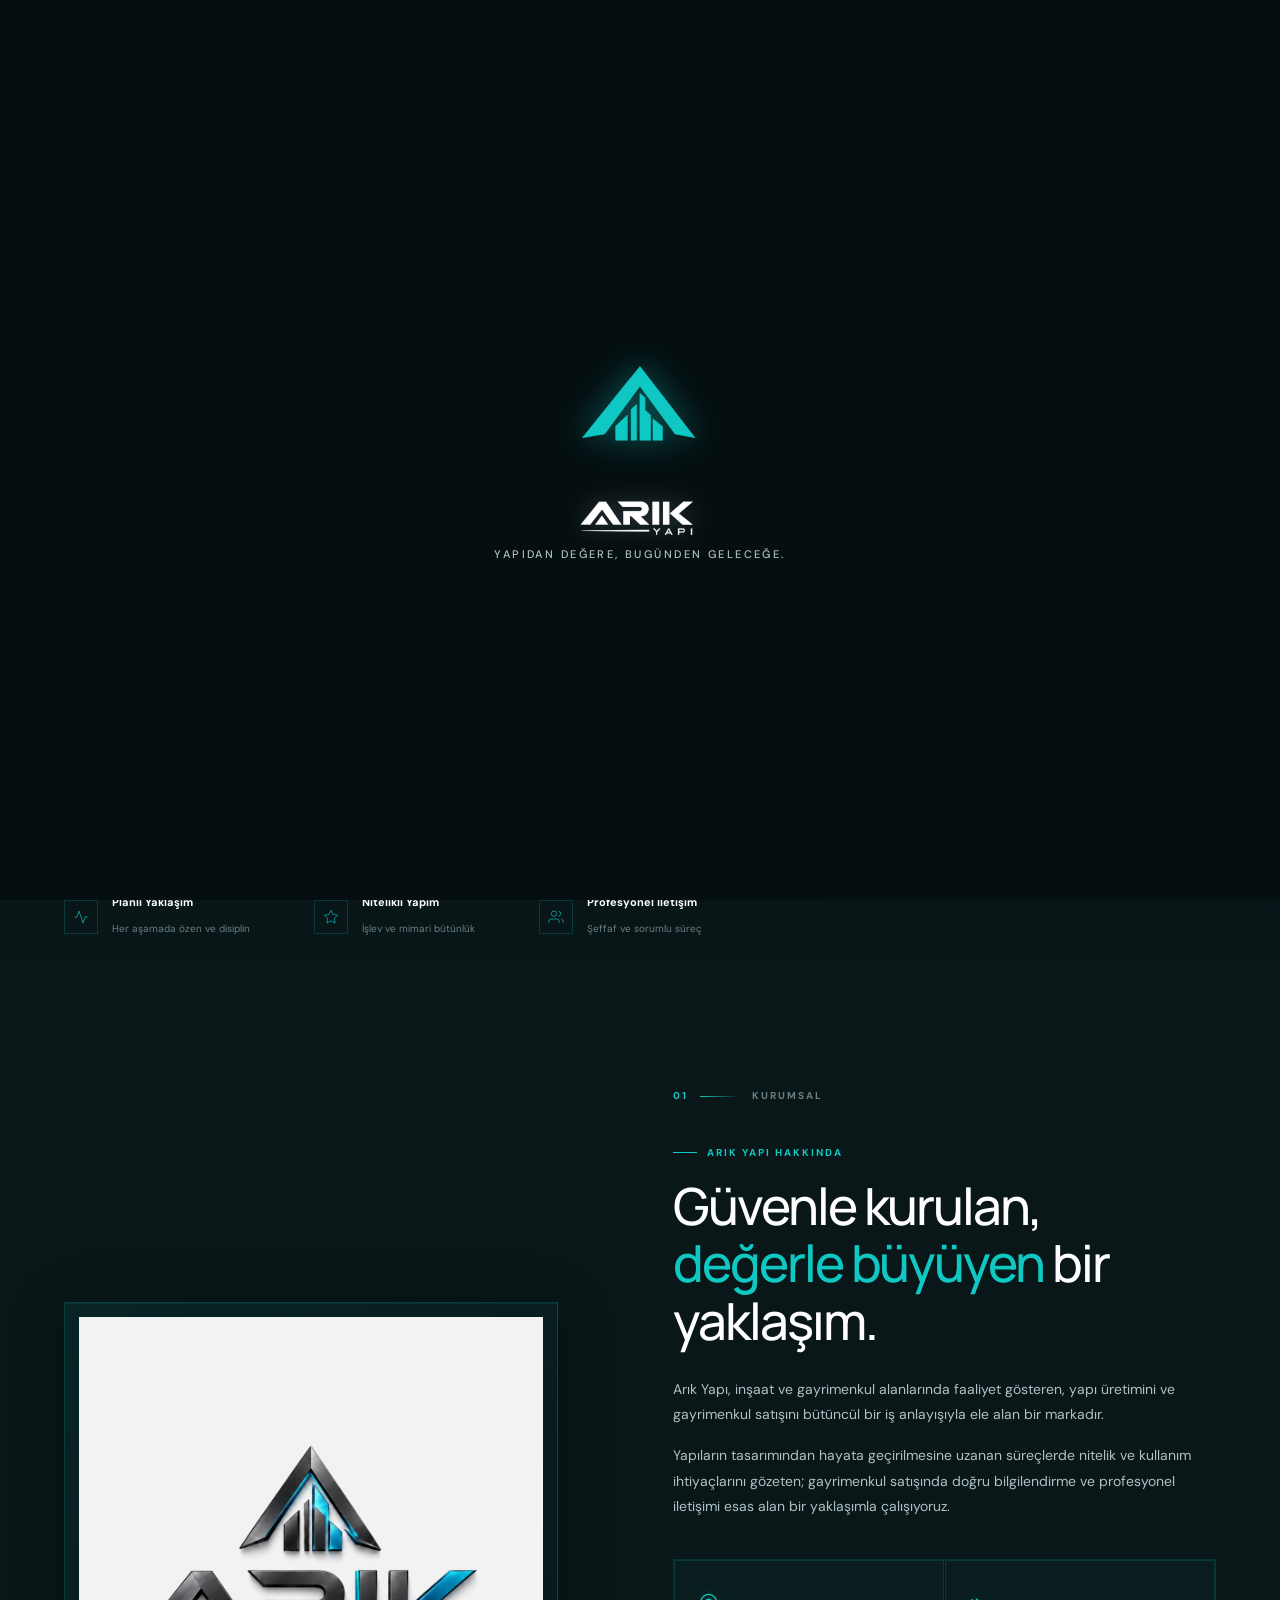
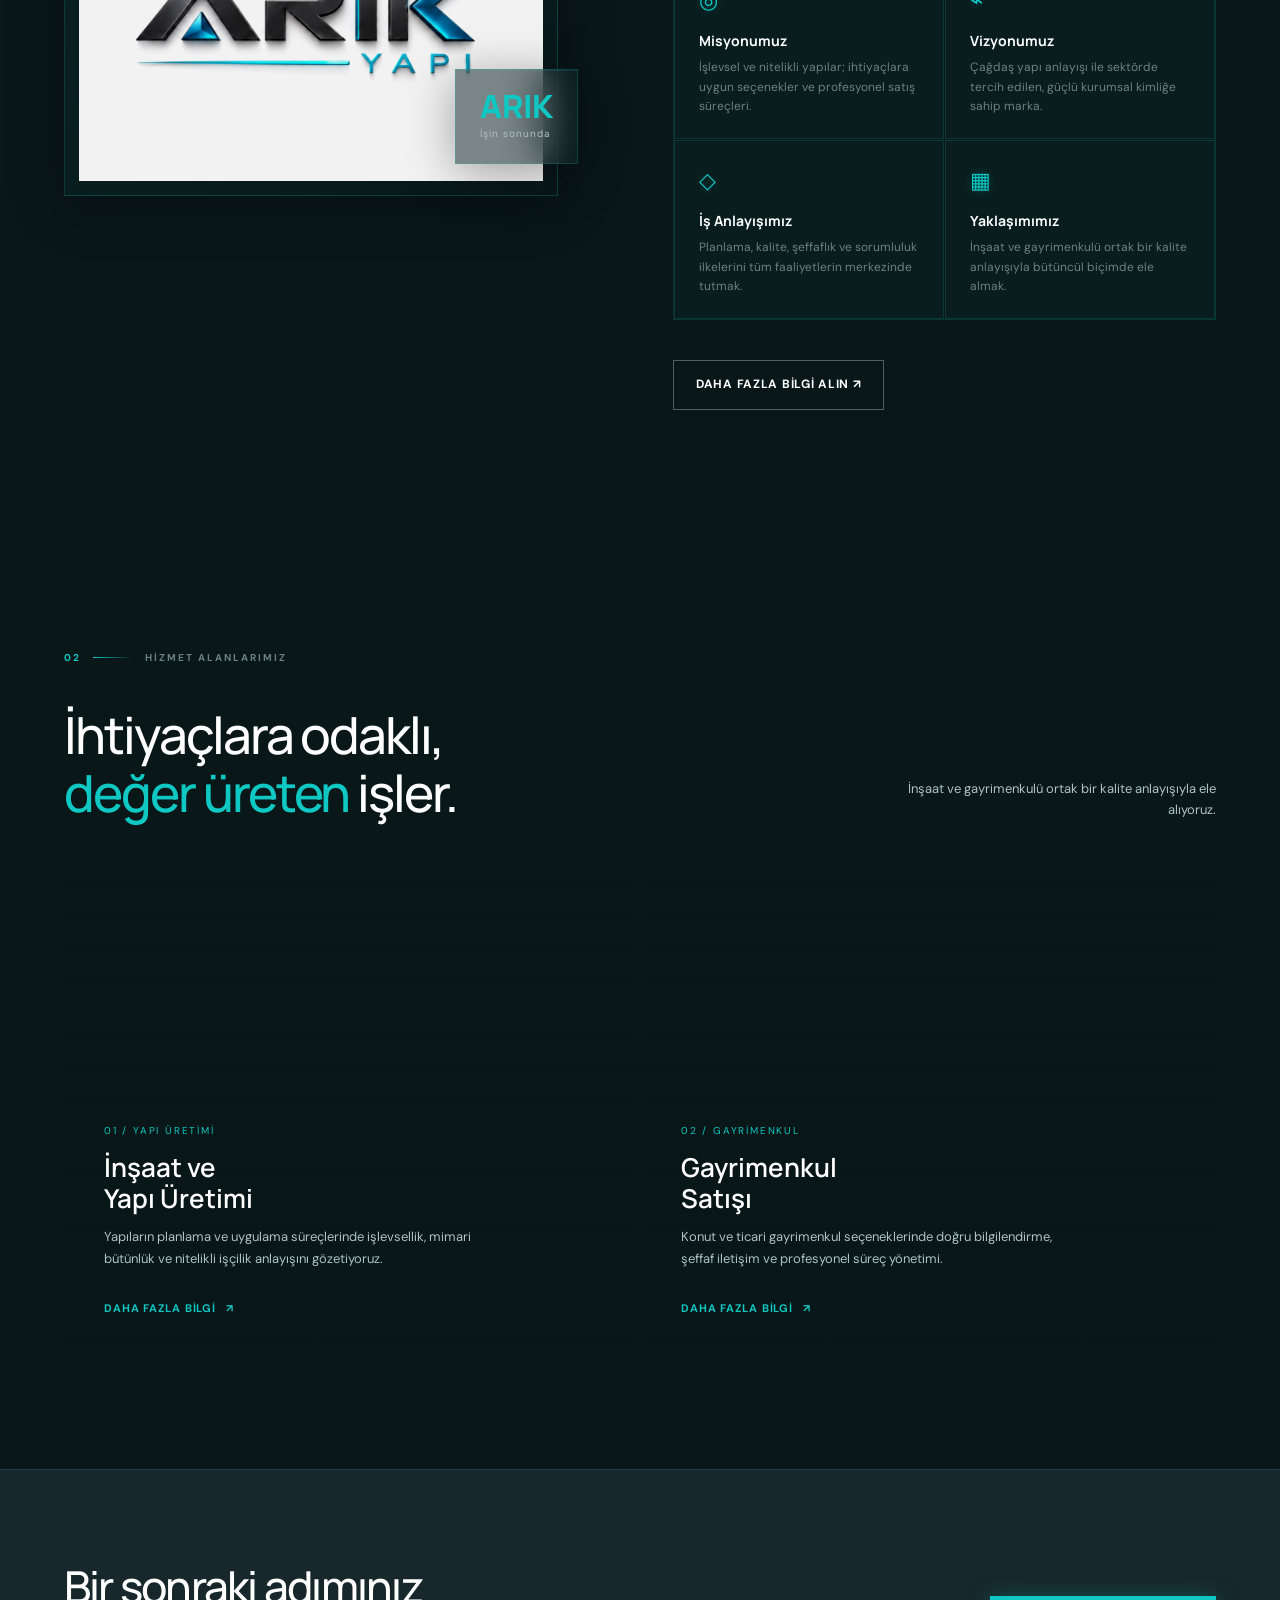
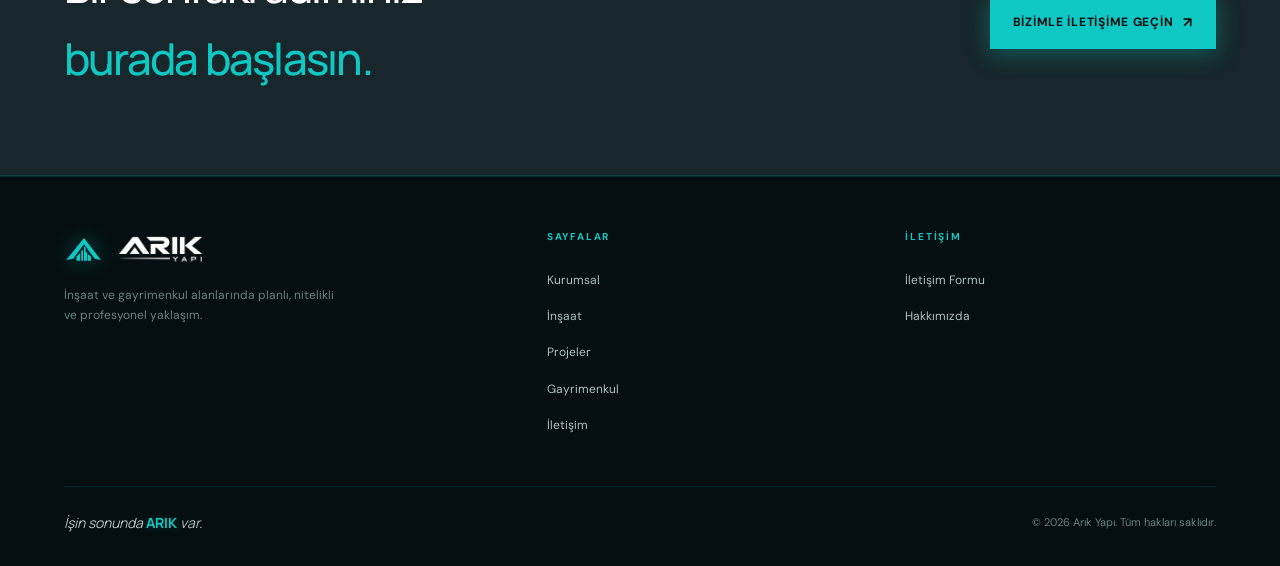
<file: index.html>
<!doctype html>
<html lang="tr">
<head>
  <meta charset="utf-8">
  <meta name="viewport" content="width=device-width, initial-scale=1">
  <meta name="theme-color" content="#10C8C3">
  <meta name="description" content="Arık Yapı — Yapıdan değere, bugünden geleceğe. İnşaat ve gayrimenkul.">
  <meta property="og:title" content="Arık Yapı | Yapıdan değere, bugünden geleceğe">
  <meta property="og:description" content="İnşaat ve gayrimenkul alanlarında planlı, nitelikli ve profesyonel yaklaşım.">
  <meta property="og:type" content="website">
  <title>Arık Yapı | Yapıdan değere, bugünden geleceğe</title>
  <link rel="preconnect" href="https://fonts.googleapis.com">
  <link rel="preconnect" href="https://fonts.gstatic.com" crossorigin>
  <link href="https://fonts.googleapis.com/css2?family=DM+Sans:wght@400;500;600;700&family=Manrope:wght@400;500;600;700;800&display=swap" rel="stylesheet">
  <link rel="stylesheet" href="style.css">
</head>
<body>

  <!-- ══ INTRO OVERLAY ══ -->
  <div class="intro-overlay" id="introOverlay" aria-hidden="true">
    <div class="intro-svg-wrap">
      <svg class="intro-svg" viewBox="0 0 1024 1024" xmlns="http://www.w3.org/2000/svg">
        <!-- Orijinal Çatı -->
        <polygon class="intro-roof" points="511,231 946,794 788,764 511,388 234,764 58,794"/>
        <!-- Sütun 1 (Sol) -->
        <polygon class="intro-col intro-col-1" points="320,813 320,701 413,615 413,813"/>
        <!-- Sütun 2 (Orta-Sol) -->
        <polygon class="intro-col intro-col-2" points="442,813 442,569 486,529 486,813"/>
        <!-- Sütun 3 (Merkez Kule) -->
        <polygon class="intro-col intro-col-3" points="511,813 511,444 552,478 552,576 596,614 596,813"/>
        <!-- Sütun 4 (Sağ) -->
        <polygon class="intro-col intro-col-4" points="614,813 614,644 690,706 690,813"/>
      </svg>
      <div class="intro-sweep"></div>
    </div>
    <div class="intro-brand-wrap">
      <img src="assets/logo-text-white.png" alt="ARIK YAPI" class="intro-brand-img">
      <small class="intro-brand-tag">Yapıdan değere, bugünden geleceğe.</small>
    </div>
  </div>

  <!-- ══ DUYURU ══ -->
  <div class="announcement">
    <span class="dot"></span>
    İnşaat ve gayrimenkulde profesyonel yaklaşım
  </div>

  <!-- ══ HEADER ══ -->
  <header class="site-header" id="siteHeader">
    <a class="brand" href="index.html" aria-label="Arık Yapı ana sayfa">
      <svg class="brand-symbol-svg" viewBox="0 0 1024 1024" xmlns="http://www.w3.org/2000/svg" aria-hidden="true">
        <polygon points="511,231 946,794 788,764 511,388 234,764 58,794" fill="#10C8C3"/>
        <polygon points="320,813 320,701 413,615 413,813" fill="#10C8C3"/>
        <polygon points="442,813 442,569 486,529 486,813" fill="#10C8C3"/>
        <polygon points="511,813 511,444 552,478 552,576 596,614 596,813" fill="#10C8C3"/>
        <polygon points="614,813 614,644 690,706 690,813" fill="#10C8C3"/>
      </svg>
      <img src="assets/logo-text-white.png" alt="ARIK YAPI" class="brand-text-img">
    </a>

    <button class="menu-toggle" aria-label="Menüyü aç" aria-expanded="false" id="menuToggle">
      <span></span><span></span><span></span>
    </button>

    <nav class="main-nav" id="mainNav" aria-label="Ana menü">
      <a class="active" href="index.html">Ana Sayfa</a>
      <a href="kurumsal.html">Kurumsal</a>
      <a href="insaat.html">İnşaat</a>
      <a href="projeler.html">Projeler</a>
      <a href="gayrimenkul.html">Gayrimenkul</a>
      <a href="iletisim.html">İletişim</a>
    </nav>

    <a class="header-cta" href="iletisim.html">İletişime Geç ↗</a>
  </header>

  <main>
    <!-- ══ HERO ══ -->
    <section class="hero" id="ana-sayfa" aria-label="Ana sayfa hero">

      <!-- Arka plan (fixed parallax hissi) -->
      <div class="hero-bg" aria-hidden="true">
        <div class="hero-bg-img"></div>
        <div class="hero-bg-overlay"></div>
      </div>

      <!-- Sol İçerik -->
      <div class="hero-content">
        <div class="hero-eyebrow">
          <span class="hero-eyebrow-line"></span>
          ARIK YAPI · İNŞAAT &amp; GAYRİMENKUL
        </div>

        <h1>
          Yapıdan değere,<br>
          bugünden <em>geleceğe.</em>
        </h1>

        <p class="hero-desc">
          İnşaat ve gayrimenkul alanlarında planlı, nitelikli<br>ve profesyonel bir yaklaşım.
        </p>

        <div class="hero-actions">
          <a class="btn btn-primary btn-arrow" href="projeler.html">Projelerimizi İnceleyin</a>
          <a class="btn btn-outline" href="iletisim.html">İletişime Geçin</a>
        </div>

        <div class="scroll-indicator" aria-hidden="true">
          <span class="scroll-line"></span>
          Aşağı kaydırın
        </div>
      </div>

      <!-- Sağ — Cam Kart -->
      <aside class="hero-glass-card" aria-label="Hizmet özeti">
        <div class="glass-card-header">
          <span>Hizmet Alanları</span>
          <svg class="brand-symbol-svg" style="width:26px;height:26px;" viewBox="0 0 1024 1024" xmlns="http://www.w3.org/2000/svg" aria-hidden="true">
            <polygon points="511,231 946,794 788,764 511,388 234,764 58,794" fill="#10C8C3"/>
            <polygon points="320,813 320,701 413,615 413,813" fill="#10C8C3"/>
            <polygon points="442,813 442,569 486,529 486,813" fill="#10C8C3"/>
            <polygon points="511,813 511,444 552,478 552,576 596,614 596,813" fill="#10C8C3"/>
            <polygon points="614,813 614,644 690,706 690,813" fill="#10C8C3"/>
          </svg>
        </div>

        <div class="glass-service">
          <div class="glass-service-icon" aria-hidden="true">▦</div>
          <div class="glass-service-text">
            <strong>İnşaat ve Yapı Üretimi</strong>
            <span>Planlı, işlevsel ve mimari bütünlük odaklı yapı üretimi.</span>
          </div>
        </div>

        <div class="glass-service">
          <div class="glass-service-icon" aria-hidden="true">⌂</div>
          <div class="glass-service-text">
            <strong>Gayrimenkul Satışı</strong>
            <span>Konut ve ticari alanlarda profesyonel danışmanlık.</span>
          </div>
        </div>

        <a class="glass-card-cta" href="iletisim.html">
          Görüşme Talep Edin <span>↗</span>
        </a>
      </aside>

      <!-- Alt Şerit -->
      <div class="hero-strip" aria-label="Öne çıkan özellikler">
        <div class="hero-strip-item">
          <div class="strip-icon" aria-hidden="true">
            <svg viewBox="0 0 24 24"><polyline points="22 12 18 12 15 21 9 3 6 12 2 12"/></svg>
          </div>
          <div class="strip-text">
            <strong>Planlı Yaklaşım</strong>
            <span>Her aşamada özen ve disiplin</span>
          </div>
        </div>
        <div class="hero-strip-item">
          <div class="strip-icon" aria-hidden="true">
            <svg viewBox="0 0 24 24"><polygon points="12 2 15.09 8.26 22 9.27 17 14.14 18.18 21.02 12 17.77 5.82 21.02 7 14.14 2 9.27 8.91 8.26 12 2"/></svg>
          </div>
          <div class="strip-text">
            <strong>Nitelikli Yapım</strong>
            <span>İşlev ve mimari bütünlük</span>
          </div>
        </div>
        <div class="hero-strip-item">
          <div class="strip-icon" aria-hidden="true">
            <svg viewBox="0 0 24 24"><path d="M17 21v-2a4 4 0 0 0-4-4H5a4 4 0 0 0-4 4v2"/><circle cx="9" cy="7" r="4"/><path d="M23 21v-2a4 4 0 0 0-3-3.87"/><path d="M16 3.13a4 4 0 0 1 0 7.75"/></svg>
          </div>
          <div class="strip-text">
            <strong>Profesyonel İletişim</strong>
            <span>Şeffaf ve sorumlu süreç</span>
          </div>
        </div>
      </div>

    </section>

    <!-- ══ KURUMSAL ÖZET ══ -->
    <section class="about-section" id="kurumsal">
      <div class="about-visual reveal-left">
        <div class="logo-3d-showcase">
          <img src="assets/logo-3d-premium.jpg" alt="Arık Yapı 3D Mimari Sembolü" class="logo-3d-img">
        </div>
        <div class="about-badge">
          <strong>ARIK</strong>
          <span>İşin sonunda</span>
        </div>
      </div>

      <div class="about-content">
        <div class="section-label reveal">
          <span class="num">01</span>
          <span class="dash"></span>
          KURUMSAL
        </div>
        <div class="eyebrow reveal">Arık Yapı Hakkında</div>
        <h2 class="section-title reveal">
          Güvenle kurulan,<br><em>değerle büyüyen</em> bir yaklaşım.
        </h2>
        <p class="about-text reveal reveal-d1">
          Arık Yapı, inşaat ve gayrimenkul alanlarında faaliyet gösteren, yapı üretimini ve gayrimenkul satışını bütüncül bir iş anlayışıyla ele alan bir markadır.
        </p>
        <p class="about-text reveal reveal-d2">
          Yapıların tasarımından hayata geçirilmesine uzanan süreçlerde nitelik ve kullanım ihtiyaçlarını gözeten; gayrimenkul satışında doğru bilgilendirme ve profesyonel iletişimi esas alan bir yaklaşımla çalışıyoruz.
        </p>

        <div class="about-values reveal reveal-d2">
          <div class="about-value">
            <div class="about-value-icon">◎</div>
            <h4>Misyonumuz</h4>
            <p>İşlevsel ve nitelikli yapılar; ihtiyaçlara uygun seçenekler ve profesyonel satış süreçleri.</p>
          </div>
          <div class="about-value">
            <div class="about-value-icon">⌁</div>
            <h4>Vizyonumuz</h4>
            <p>Çağdaş yapı anlayışı ile sektörde tercih edilen, güçlü kurumsal kimliğe sahip marka.</p>
          </div>
          <div class="about-value">
            <div class="about-value-icon">◇</div>
            <h4>İş Anlayışımız</h4>
            <p>Planlama, kalite, şeffaflık ve sorumluluk ilkelerini tüm faaliyetlerin merkezinde tutmak.</p>
          </div>
          <div class="about-value">
            <div class="about-value-icon">▦</div>
            <h4>Yaklaşımımız</h4>
            <p>İnşaat ve gayrimenkulü ortak bir kalite anlayışıyla bütüncül biçimde ele almak.</p>
          </div>
        </div>

        <a class="btn btn-outline reveal reveal-d3" href="kurumsal.html">Daha Fazla Bilgi Alın ↗</a>
      </div>
    </section>

    <!-- ══ HİZMETLER ══ -->
    <section class="services-section" id="hizmetler">
      <div class="services-header">
        <div>
          <div class="section-label reveal">
            <span class="num">02</span>
            <span class="dash"></span>
            HİZMET ALANLARIMIZ
          </div>
          <h2 class="section-title reveal">
            İhtiyaçlara odaklı,<br><em>değer üreten</em> işler.
          </h2>
        </div>
        <p class="services-note reveal reveal-d1">
          İnşaat ve gayrimenkulü ortak bir kalite anlayışıyla ele alıyoruz.
        </p>
      </div>

      <div class="services-grid">
        <article class="service-card service-card-1 reveal" id="insaat">
          <div class="service-card-bg" role="img" aria-label="İnşaat ve yapı üretimi görseli"></div>
          <div class="service-card-overlay"></div>
          <div class="service-card-content">
            <div class="service-num">01 / YAPI ÜRETİMİ</div>
            <h3>İnşaat ve<br>Yapı Üretimi</h3>
            <p>Yapıların planlama ve uygulama süreçlerinde işlevsellik, mimari bütünlük ve nitelikli işçilik anlayışını gözetiyoruz.</p>
            <a class="service-link" href="insaat.html">Daha Fazla Bilgi</a>
          </div>
        </article>

        <article class="service-card service-card-2 reveal reveal-d1" id="gayrimenkul">
          <div class="service-card-bg" role="img" aria-label="Gayrimenkul satış görseli"></div>
          <div class="service-card-overlay"></div>
          <div class="service-card-content">
            <div class="service-num">02 / GAYRİMENKUL</div>
            <h3>Gayrimenkul<br>Satışı</h3>
            <p>Konut ve ticari gayrimenkul seçeneklerinde doğru bilgilendirme, şeffaf iletişim ve profesyonel süreç yönetimi.</p>
            <a class="service-link" href="gayrimenkul.html">Daha Fazla Bilgi</a>
          </div>
        </article>
      </div>
    </section>

    <!-- ══ CTA ══ -->
    <div class="cta-band reveal">
      <h2>Bir sonraki adımınız<br><em>burada başlasın.</em></h2>
      <a class="btn btn-primary btn-arrow" href="iletisim.html">Bizimle İletişime Geçin</a>
    </div>

  </main>

  <!-- ══ FOOTER ══ -->
  <footer class="site-footer" aria-label="Site alt bilgisi">
    <div class="footer-about">
      <a class="brand" href="index.html" aria-label="Arık Yapı">
        <svg class="brand-symbol-svg" viewBox="0 0 1024 1024" xmlns="http://www.w3.org/2000/svg" aria-hidden="true">
          <polygon points="511,231 946,794 788,764 511,388 234,764 58,794" fill="#10C8C3"/>
          <polygon points="320,813 320,701 413,615 413,813" fill="#10C8C3"/>
          <polygon points="442,813 442,569 486,529 486,813" fill="#10C8C3"/>
          <polygon points="511,813 511,444 552,478 552,576 596,614 596,813" fill="#10C8C3"/>
          <polygon points="614,813 614,644 690,706 690,813" fill="#10C8C3"/>
        </svg>
        <img src="assets/logo-text-white.png" alt="ARIK YAPI" class="brand-text-img">
      </a>
      <p>İnşaat ve gayrimenkul alanlarında planlı, nitelikli ve profesyonel yaklaşım.</p>
    </div>

    <div>
      <div class="footer-col-title">Sayfalar</div>
      <ul class="footer-links-list">
        <li><a href="kurumsal.html">Kurumsal</a></li>
        <li><a href="insaat.html">İnşaat</a></li>
        <li><a href="projeler.html">Projeler</a></li>
        <li><a href="gayrimenkul.html">Gayrimenkul</a></li>
        <li><a href="iletisim.html">İletişim</a></li>
      </ul>
    </div>

    <div>
      <div class="footer-col-title">İletişim</div>
      <ul class="footer-links-list">
        <li><a href="iletisim.html">İletişim Formu</a></li>
        <li><a href="iletisim.html">Hakkımızda</a></li>
      </ul>
    </div>

    <div class="footer-bottom">
      <p class="footer-tagline">İşin sonunda <strong>ARIK</strong> var.</p>
      <small class="copyright">© <span id="year"></span> Arık Yapı. Tüm hakları saklıdır.</small>
    </div>
  </footer>

  <script src="script.js"></script>
</body>
</html>
</file>
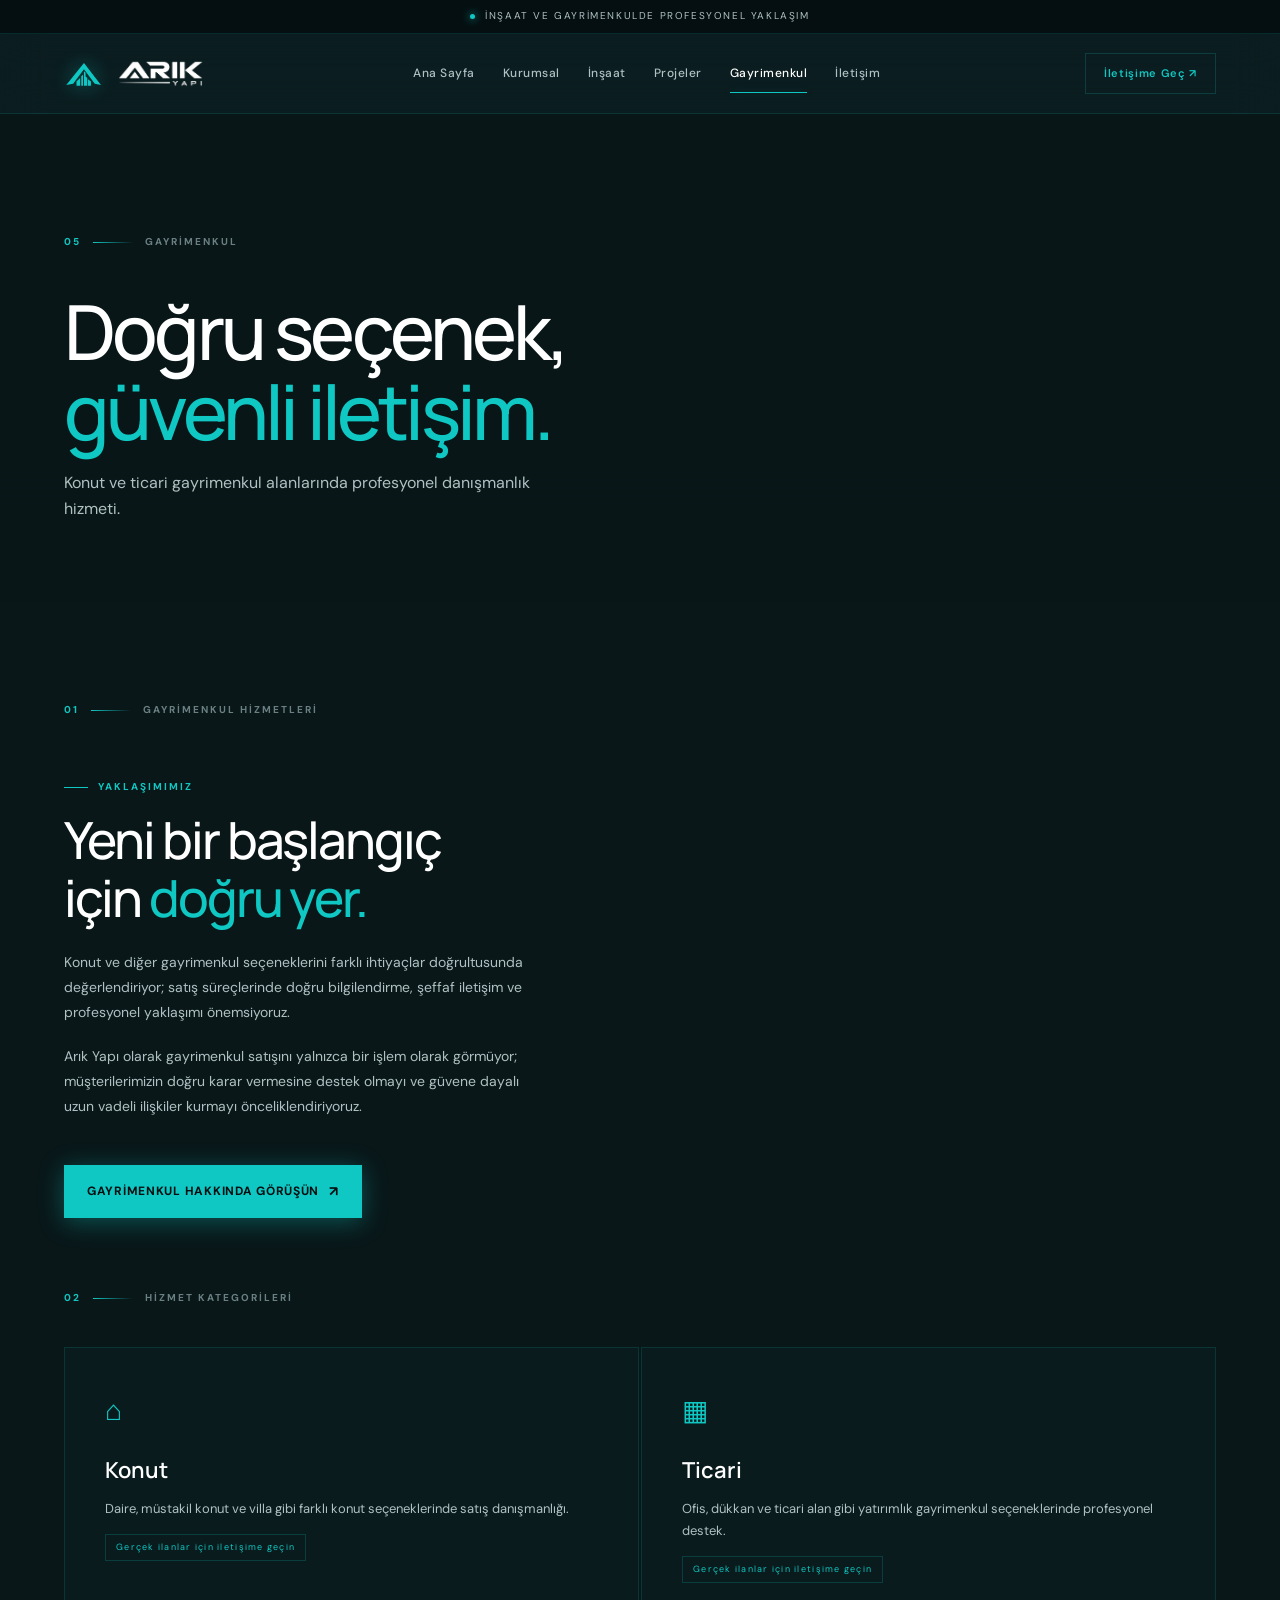
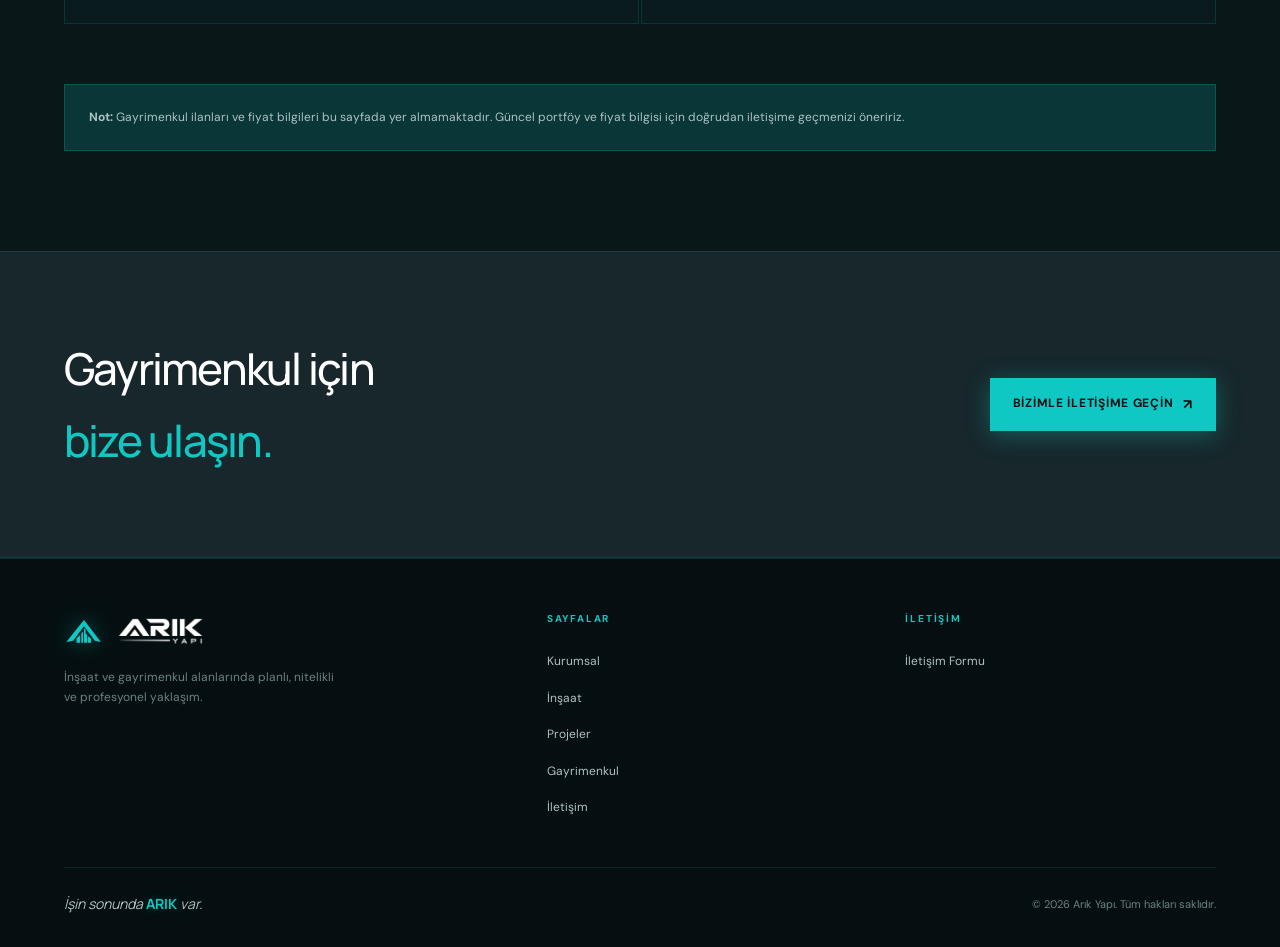
<file: gayrimenkul.html>
<!doctype html>
<html lang="tr">
<head>
  <meta charset="utf-8">
  <meta name="viewport" content="width=device-width, initial-scale=1">
  <meta name="theme-color" content="#10C8C3">
  <meta name="description" content="Arık Yapı Gayrimenkul — Konut ve ticari gayrimenkul danışmanlığı.">
  <title>Gayrimenkul | Arık Yapı</title>
  <link rel="preconnect" href="https://fonts.googleapis.com">
  <link rel="preconnect" href="https://fonts.gstatic.com" crossorigin>
  <link href="https://fonts.googleapis.com/css2?family=DM+Sans:wght@400;500;600;700&family=Manrope:wght@400;500;600;700;800&display=swap" rel="stylesheet">
  <link rel="stylesheet" href="style.css">
</head>
<body>

  <div class="announcement"><span class="dot"></span> İnşaat ve gayrimenkulde profesyonel yaklaşım</div>

  <header class="site-header" id="siteHeader">
    <a class="brand" href="index.html" aria-label="Arık Yapı ana sayfa">
      <svg class="brand-symbol-svg" viewBox="0 0 1024 1024" xmlns="http://www.w3.org/2000/svg" aria-hidden="true">
        <polygon points="511,231 946,794 788,764 511,388 234,764 58,794" fill="#10C8C3"/>
        <polygon points="320,813 320,701 413,615 413,813" fill="#10C8C3"/>
        <polygon points="442,813 442,569 486,529 486,813" fill="#10C8C3"/>
        <polygon points="511,813 511,444 552,478 552,576 596,614 596,813" fill="#10C8C3"/>
        <polygon points="614,813 614,644 690,706 690,813" fill="#10C8C3"/>
      </svg>
      <img src="assets/logo-text-white.png" alt="ARIK YAPI" class="brand-text-img">
    </a>
    <button class="menu-toggle" aria-label="Menüyü aç" aria-expanded="false" id="menuToggle"><span></span><span></span><span></span></button>
    <nav class="main-nav" id="mainNav" aria-label="Ana menü">
      <a href="index.html">Ana Sayfa</a>
      <a href="kurumsal.html">Kurumsal</a>
      <a href="insaat.html">İnşaat</a>
      <a href="projeler.html">Projeler</a>
      <a class="active" href="gayrimenkul.html">Gayrimenkul</a>
      <a href="iletisim.html">İletişim</a>
    </nav>
    <a class="header-cta" href="iletisim.html">İletişime Geç ↗</a>
  </header>

  <main>
    <div class="page-hero">
      <div class="page-hero-content">
        <div class="section-label"><span class="num">05</span><span class="dash"></span>GAYRİMENKUL</div>
        <h1>Doğru seçenek,<br><em>güvenli iletişim.</em></h1>
        <p>Konut ve ticari gayrimenkul alanlarında profesyonel danışmanlık hizmeti.</p>
      </div>
    </div>

    <section class="realestate-section">
      <div class="section-label reveal"><span class="num">01</span><span class="dash"></span>GAYRİMENKUL HİZMETLERİ</div>

      <div class="realestate-intro">
        <div class="realestate-intro-text reveal-left">
          <div class="eyebrow">Yaklaşımımız</div>
          <h2 class="section-title" style="margin-bottom:24px">
            Yeni bir başlangıç<br>için <em>doğru yer.</em>
          </h2>
          <p>Konut ve diğer gayrimenkul seçeneklerini farklı ihtiyaçlar doğrultusunda değerlendiriyor; satış süreçlerinde doğru bilgilendirme, şeffaf iletişim ve profesyonel yaklaşımı önemsiyoruz.</p>
          <p>Arık Yapı olarak gayrimenkul satışını yalnızca bir işlem olarak görmüyor; müşterilerimizin doğru karar vermesine destek olmayı ve güvene dayalı uzun vadeli ilişkiler kurmayı önceliklendiriyoruz.</p>
          <a class="btn btn-primary btn-arrow" href="iletisim.html" style="margin-top:28px">Gayrimenkul Hakkında Görüşün</a>
        </div>
        <div class="realestate-visual reveal-right" role="img" aria-label="Gayrimenkul görseli"></div>
      </div>

      <!-- Kategoriler -->
      <div class="section-label reveal"><span class="num">02</span><span class="dash"></span>HİZMET KATEGORİLERİ</div>
      <div class="realestate-categories">
        <div class="re-cat-card reveal">
          <div class="re-cat-icon">⌂</div>
          <h3>Konut</h3>
          <p>Daire, müstakil konut ve villa gibi farklı konut seçeneklerinde satış danışmanlığı.</p>
          <span class="re-demo-note">Gerçek ilanlar için iletişime geçin</span>
        </div>
        <div class="re-cat-card reveal reveal-d1">
          <div class="re-cat-icon">▦</div>
          <h3>Ticari</h3>
          <p>Ofis, dükkan ve ticari alan gibi yatırımlık gayrimenkul seçeneklerinde profesyonel destek.</p>
          <span class="re-demo-note">Gerçek ilanlar için iletişime geçin</span>
        </div>
      </div>

      <div class="contact-note-box reveal">
        <strong>Not:</strong> Gayrimenkul ilanları ve fiyat bilgileri bu sayfada yer almamaktadır. Güncel portföy ve fiyat bilgisi için doğrudan iletişime geçmenizi öneririz.
      </div>
    </section>

    <div class="cta-band reveal">
      <h2>Gayrimenkul için<br><em>bize ulaşın.</em></h2>
      <a class="btn btn-primary btn-arrow" href="iletisim.html">Bizimle İletişime Geçin</a>
    </div>
  </main>

  <footer class="site-footer">
    <div class="footer-about">
      <a class="brand" href="index.html">
        <svg class="brand-symbol-svg" viewBox="0 0 1024 1024" xmlns="http://www.w3.org/2000/svg" aria-hidden="true">
          <polygon points="511,231 946,794 788,764 511,388 234,764 58,794" fill="#10C8C3"/>
          <polygon points="320,813 320,701 413,615 413,813" fill="#10C8C3"/>
          <polygon points="442,813 442,569 486,529 486,813" fill="#10C8C3"/>
          <polygon points="511,813 511,444 552,478 552,576 596,614 596,813" fill="#10C8C3"/>
          <polygon points="614,813 614,644 690,706 690,813" fill="#10C8C3"/>
        </svg>
        <img src="assets/logo-text-white.png" alt="ARIK YAPI" class="brand-text-img">
      </a>
      <p>İnşaat ve gayrimenkul alanlarında planlı, nitelikli ve profesyonel yaklaşım.</p>
    </div>
    <div>
      <div class="footer-col-title">Sayfalar</div>
      <ul class="footer-links-list">
        <li><a href="kurumsal.html">Kurumsal</a></li>
        <li><a href="insaat.html">İnşaat</a></li>
        <li><a href="projeler.html">Projeler</a></li>
        <li><a href="gayrimenkul.html">Gayrimenkul</a></li>
        <li><a href="iletisim.html">İletişim</a></li>
      </ul>
    </div>
    <div>
      <div class="footer-col-title">İletişim</div>
      <ul class="footer-links-list"><li><a href="iletisim.html">İletişim Formu</a></li></ul>
    </div>
    <div class="footer-bottom">
      <p class="footer-tagline">İşin sonunda <strong>ARIK</strong> var.</p>
      <small class="copyright">© <span id="year"></span> Arık Yapı. Tüm hakları saklıdır.</small>
    </div>
  </footer>
  <script src="script.js"></script>
</body>
</html>
</file>
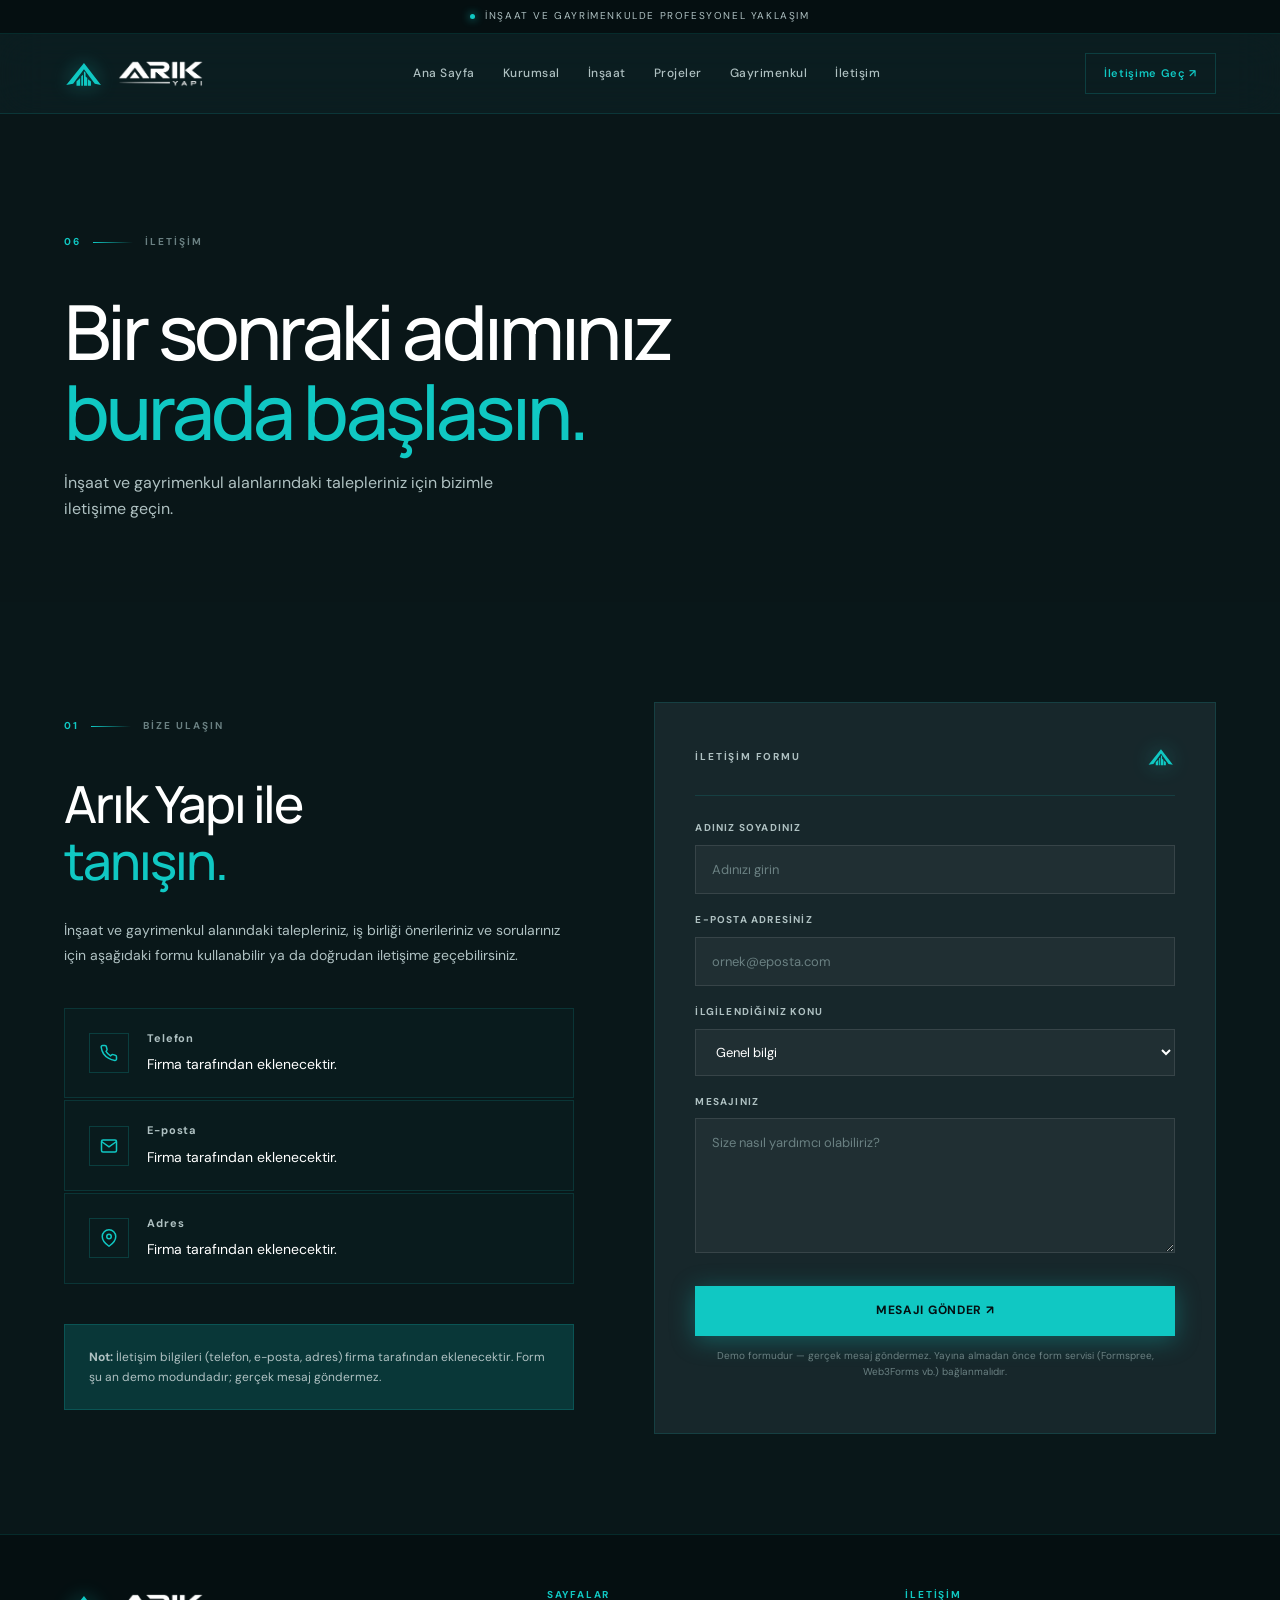
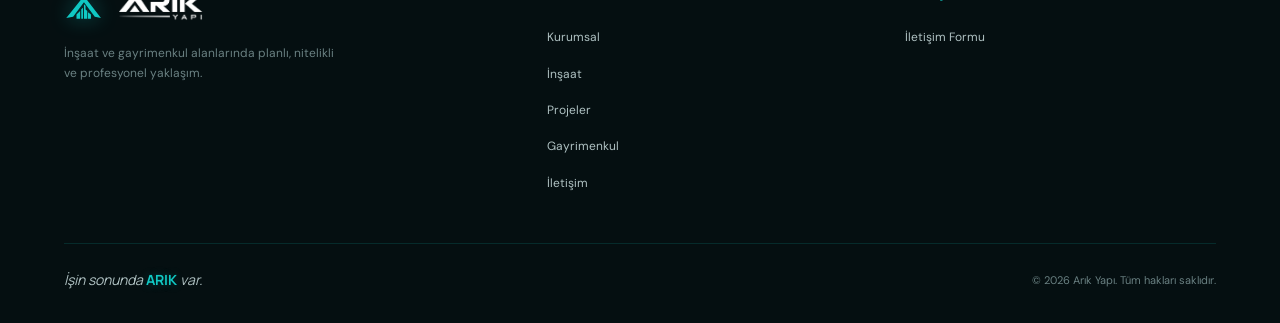
<file: iletisim.html>
<!doctype html>
<html lang="tr">
<head>
  <meta charset="utf-8">
  <meta name="viewport" content="width=device-width, initial-scale=1">
  <meta name="theme-color" content="#10C8C3">
  <meta name="description" content="Arık Yapı İletişim — Bizimle iletişime geçin.">
  <title>İletişim | Arık Yapı</title>
  <link rel="preconnect" href="https://fonts.googleapis.com">
  <link rel="preconnect" href="https://fonts.gstatic.com" crossorigin>
  <link href="https://fonts.googleapis.com/css2?family=DM+Sans:wght@400;500;600;700&family=Manrope:wght@400;500;600;700;800&display=swap" rel="stylesheet">
  <link rel="stylesheet" href="style.css">
</head>
<body>

  <div class="announcement"><span class="dot"></span> İnşaat ve gayrimenkulde profesyonel yaklaşım</div>

  <header class="site-header" id="siteHeader">
    <a class="brand" href="index.html" aria-label="Arık Yapı ana sayfa">
      <svg class="brand-symbol-svg" viewBox="0 0 1024 1024" xmlns="http://www.w3.org/2000/svg" aria-hidden="true">
        <polygon points="511,231 946,794 788,764 511,388 234,764 58,794" fill="#10C8C3"/>
        <polygon points="320,813 320,701 413,615 413,813" fill="#10C8C3"/>
        <polygon points="442,813 442,569 486,529 486,813" fill="#10C8C3"/>
        <polygon points="511,813 511,444 552,478 552,576 596,614 596,813" fill="#10C8C3"/>
        <polygon points="614,813 614,644 690,706 690,813" fill="#10C8C3"/>
      </svg>
      <img src="assets/logo-text-white.png" alt="ARIK YAPI" class="brand-text-img">
    </a>
    <button class="menu-toggle" aria-label="Menüyü aç" aria-expanded="false" id="menuToggle"><span></span><span></span><span></span></button>
    <nav class="main-nav" id="mainNav" aria-label="Ana menü">
      <a href="index.html">Ana Sayfa</a>
      <a href="kurumsal.html">Kurumsal</a>
      <a href="insaat.html">İnşaat</a>
      <a href="projeler.html">Projeler</a>
      <a href="gayrimenkul.html">Gayrimenkul</a>
      <a class="active" href="iletisim.html">İletişim</a>
    </nav>
    <a class="header-cta" href="iletisim.html">İletişime Geç ↗</a>
  </header>

  <main>
    <div class="page-hero">
      <div class="page-hero-content">
        <div class="section-label"><span class="num">06</span><span class="dash"></span>İLETİŞİM</div>
        <h1>Bir sonraki adımınız<br><em>burada başlasın.</em></h1>
        <p>İnşaat ve gayrimenkul alanlarındaki talepleriniz için bizimle iletişime geçin.</p>
      </div>
    </div>

    <section class="contact-section" id="iletisim">

      <!-- Sol: İletişim Bilgileri -->
      <div class="contact-info reveal-left">
        <div class="section-label"><span class="num">01</span><span class="dash"></span>BİZE ULAŞIN</div>
        <h2 class="section-title">Arık Yapı ile<br><em>tanışın.</em></h2>
        <p>İnşaat ve gayrimenkul alanındaki talepleriniz, iş birliği önerileriniz ve sorularınız için aşağıdaki formu kullanabilir ya da doğrudan iletişime geçebilirsiniz.</p>

        <div class="contact-items">
          <div class="contact-item">
            <div class="contact-item-icon" aria-hidden="true">
              <svg width="18" height="18" viewBox="0 0 24 24" fill="none" stroke="#10C8C3" stroke-width="2"><path d="M22 16.92v3a2 2 0 0 1-2.18 2 19.79 19.79 0 0 1-8.63-3.07A19.5 19.5 0 0 1 4.69 13a19.79 19.79 0 0 1-3.07-8.67A2 2 0 0 1 3.6 2h3a2 2 0 0 1 2 1.72c.127.96.361 1.903.7 2.81a2 2 0 0 1-.45 2.11L8.09 9.91a16 16 0 0 0 6 6l1.27-1.27a2 2 0 0 1 2.11-.45c.907.339 1.85.573 2.81.7A2 2 0 0 1 22 16.92z"/></svg>
            </div>
            <div class="contact-item-text">
              <strong>Telefon</strong>
              <span>Firma tarafından eklenecektir.</span>
            </div>
          </div>

          <div class="contact-item">
            <div class="contact-item-icon" aria-hidden="true">
              <svg width="18" height="18" viewBox="0 0 24 24" fill="none" stroke="#10C8C3" stroke-width="2"><path d="M4 4h16c1.1 0 2 .9 2 2v12c0 1.1-.9 2-2 2H4c-1.1 0-2-.9-2-2V6c0-1.1.9-2 2-2z"/><polyline points="22,6 12,13 2,6"/></svg>
            </div>
            <div class="contact-item-text">
              <strong>E-posta</strong>
              <span>Firma tarafından eklenecektir.</span>
            </div>
          </div>

          <div class="contact-item">
            <div class="contact-item-icon" aria-hidden="true">
              <svg width="18" height="18" viewBox="0 0 24 24" fill="none" stroke="#10C8C3" stroke-width="2"><path d="M21 10c0 7-9 13-9 13s-9-6-9-13a9 9 0 0 1 18 0z"/><circle cx="12" cy="10" r="3"/></svg>
            </div>
            <div class="contact-item-text">
              <strong>Adres</strong>
              <span>Firma tarafından eklenecektir.</span>
            </div>
          </div>
        </div>

        <div class="contact-note-box">
          <strong>Not:</strong> İletişim bilgileri (telefon, e-posta, adres) firma tarafından eklenecektir. Form şu an demo modundadır; gerçek mesaj göndermez.
        </div>
      </div>

      <!-- Sağ: Form -->
      <div class="reveal-right">
        <form class="contact-form" id="contactForm" novalidate>
          <div class="form-header">
            <span>İletişim Formu</span>
            <svg class="brand-symbol-svg" style="width:28px;height:28px;" viewBox="0 0 1024 1024" xmlns="http://www.w3.org/2000/svg" aria-hidden="true">
              <polygon points="511,231 946,794 788,764 511,388 234,764 58,794" fill="#10C8C3"/>
              <polygon points="320,813 320,701 413,615 413,813" fill="#10C8C3"/>
              <polygon points="442,813 442,569 486,529 486,813" fill="#10C8C3"/>
              <polygon points="511,813 511,444 552,478 552,576 596,614 596,813" fill="#10C8C3"/>
              <polygon points="614,813 614,644 690,706 690,813" fill="#10C8C3"/>
            </svg>
          </div>

          <label for="name">Adınız Soyadınız</label>
          <input id="name" name="name" type="text" placeholder="Adınızı girin" required autocomplete="name">

          <label for="email">E-posta Adresiniz</label>
          <input id="email" name="email" type="email" placeholder="ornek@eposta.com" required autocomplete="email">

          <label for="subject">İlgilendiğiniz Konu</label>
          <select id="subject" name="subject">
            <option>Genel bilgi</option>
            <option>İnşaat ve yapı üretimi</option>
            <option>Gayrimenkul satışı</option>
            <option>İş birliği</option>
          </select>

          <label for="message">Mesajınız</label>
          <textarea id="message" name="message" rows="5" placeholder="Size nasıl yardımcı olabiliriz?" required></textarea>

          <button class="btn btn-primary form-submit-btn" type="submit">
            Mesajı Gönder ↗
          </button>

          <p class="form-disclaimer">
            Demo formudur — gerçek mesaj göndermez. Yayına almadan önce form servisi (Formspree, Web3Forms vb.) bağlanmalıdır.
          </p>
          <p class="form-status" aria-live="polite"></p>
        </form>
      </div>

    </section>
  </main>

  <footer class="site-footer">
    <div class="footer-about">
      <a class="brand" href="index.html">
        <svg class="brand-symbol-svg" viewBox="0 0 1024 1024" xmlns="http://www.w3.org/2000/svg" aria-hidden="true">
          <polygon points="511,231 946,794 788,764 511,388 234,764 58,794" fill="#10C8C3"/>
          <polygon points="320,813 320,701 413,615 413,813" fill="#10C8C3"/>
          <polygon points="442,813 442,569 486,529 486,813" fill="#10C8C3"/>
          <polygon points="511,813 511,444 552,478 552,576 596,614 596,813" fill="#10C8C3"/>
          <polygon points="614,813 614,644 690,706 690,813" fill="#10C8C3"/>
        </svg>
        <img src="assets/logo-text-white.png" alt="ARIK YAPI" class="brand-text-img">
      </a>
      <p>İnşaat ve gayrimenkul alanlarında planlı, nitelikli ve profesyonel yaklaşım.</p>
    </div>
    <div>
      <div class="footer-col-title">Sayfalar</div>
      <ul class="footer-links-list">
        <li><a href="kurumsal.html">Kurumsal</a></li>
        <li><a href="insaat.html">İnşaat</a></li>
        <li><a href="projeler.html">Projeler</a></li>
        <li><a href="gayrimenkul.html">Gayrimenkul</a></li>
        <li><a href="iletisim.html">İletişim</a></li>
      </ul>
    </div>
    <div>
      <div class="footer-col-title">İletişim</div>
      <ul class="footer-links-list"><li><a href="iletisim.html">İletişim Formu</a></li></ul>
    </div>
    <div class="footer-bottom">
      <p class="footer-tagline">İşin sonunda <strong>ARIK</strong> var.</p>
      <small class="copyright">© <span id="year"></span> Arık Yapı. Tüm hakları saklıdır.</small>
    </div>
  </footer>
  <script src="script.js"></script>
</body>
</html>
</file>
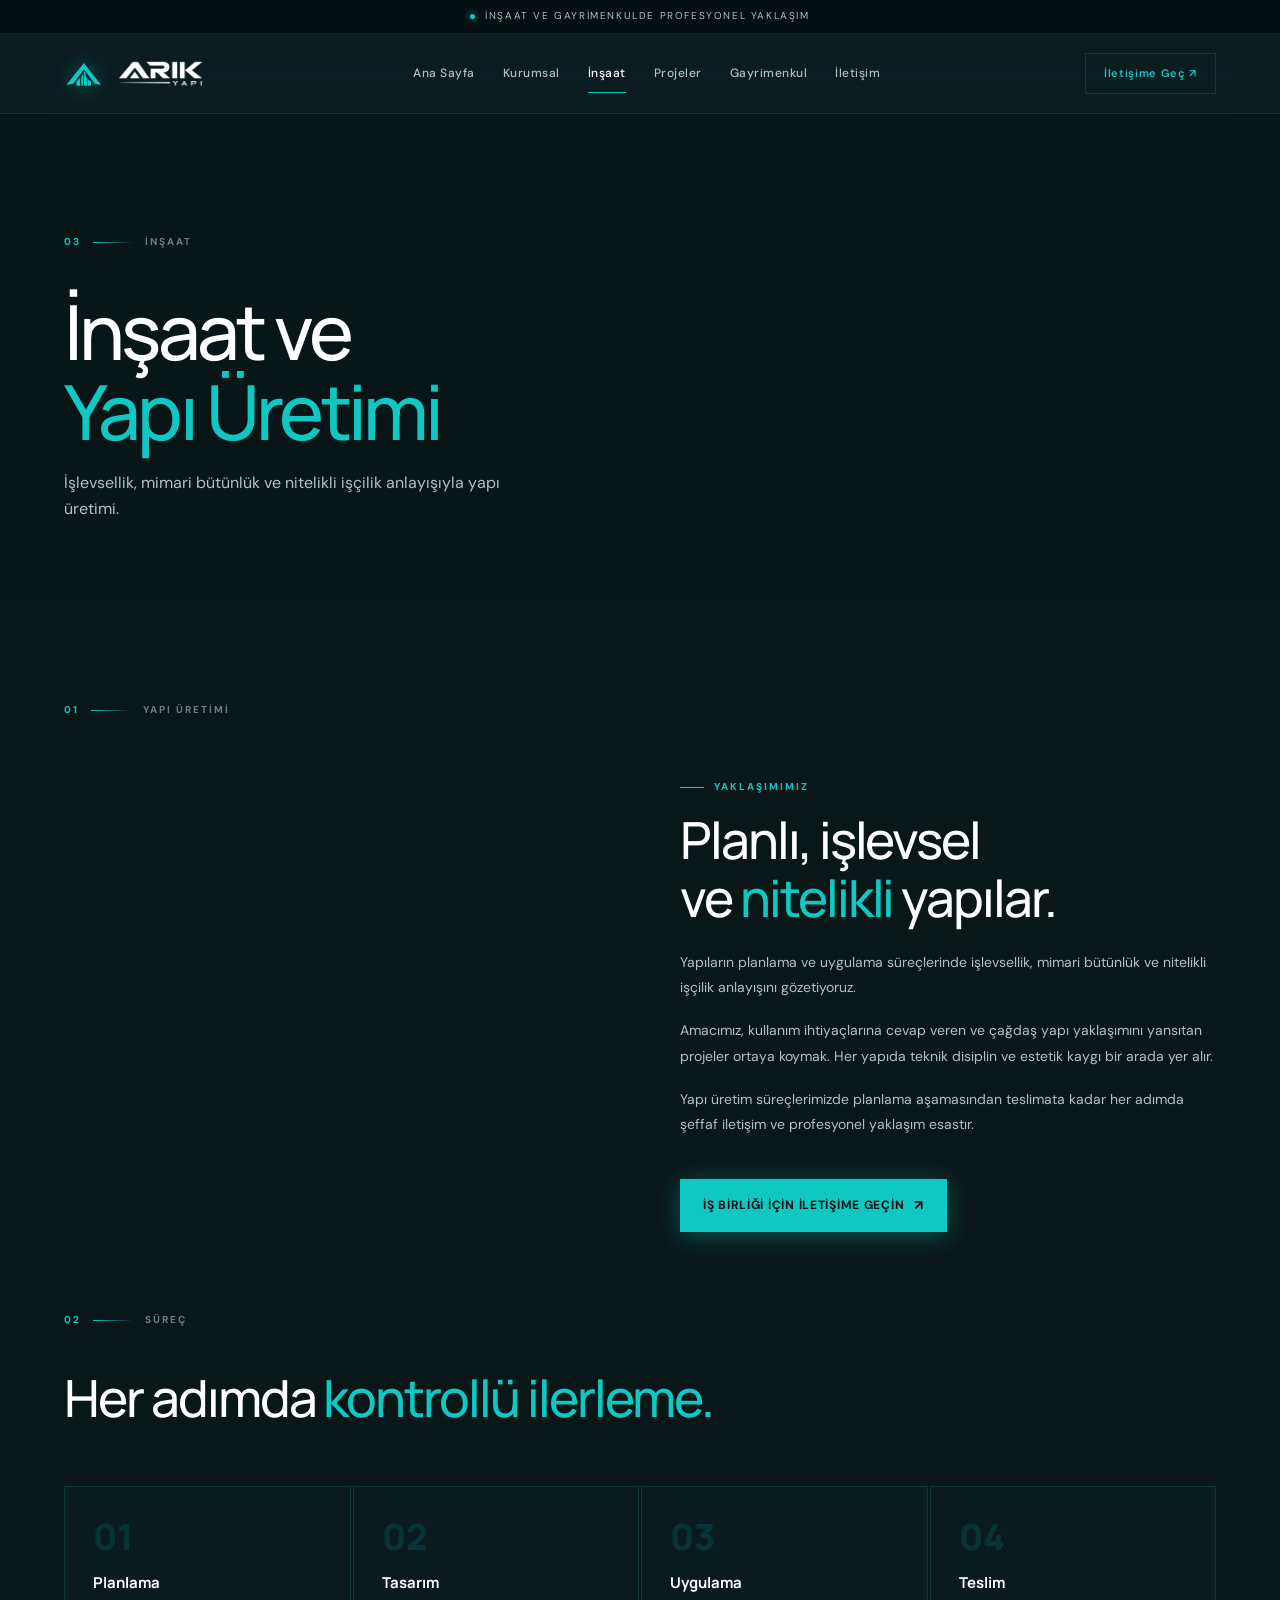
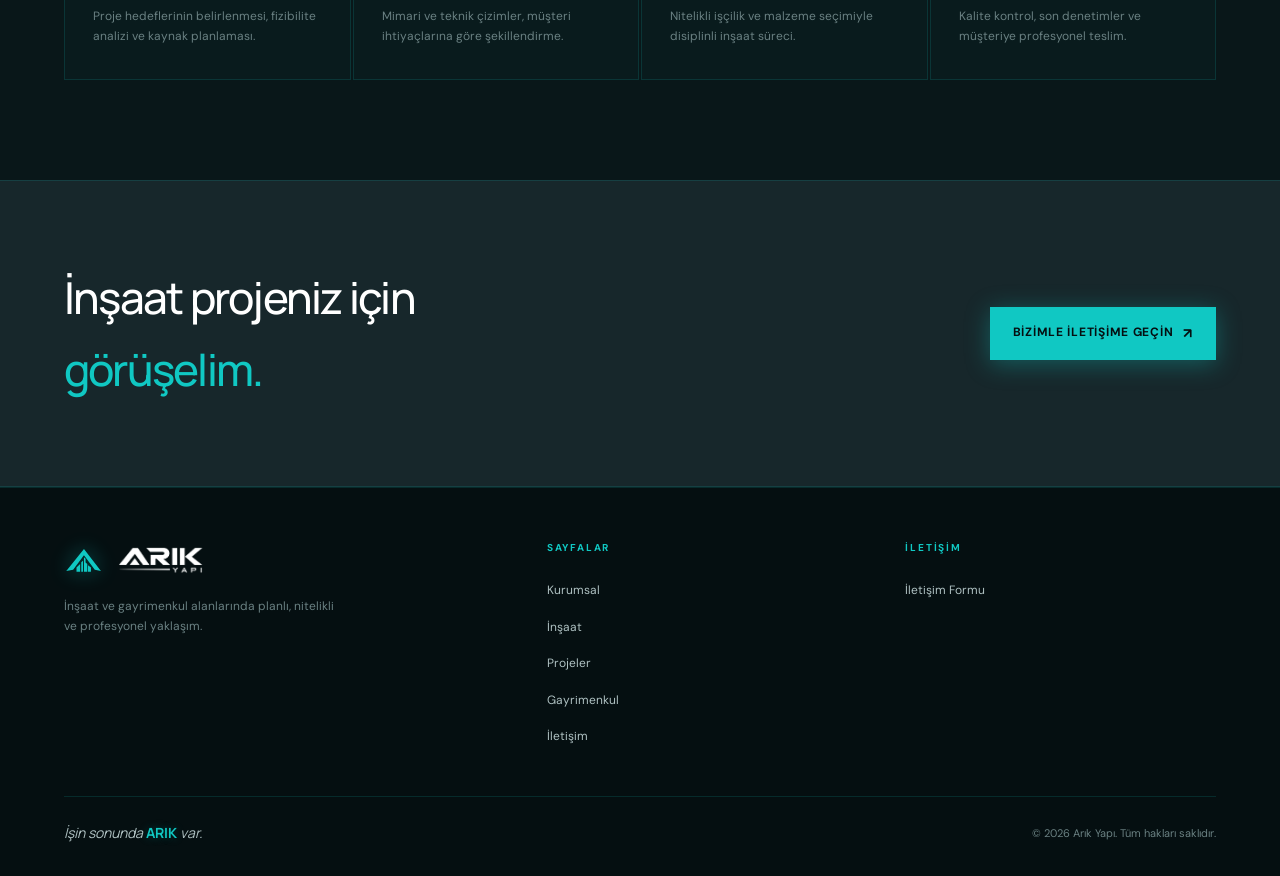
<file: insaat.html>
<!doctype html>
<html lang="tr">
<head>
  <meta charset="utf-8">
  <meta name="viewport" content="width=device-width, initial-scale=1">
  <meta name="theme-color" content="#10C8C3">
  <meta name="description" content="Arık Yapı İnşaat — Yapı üretimi ve inşaat hizmetleri.">
  <title>İnşaat | Arık Yapı</title>
  <link rel="preconnect" href="https://fonts.googleapis.com">
  <link rel="preconnect" href="https://fonts.gstatic.com" crossorigin>
  <link href="https://fonts.googleapis.com/css2?family=DM+Sans:wght@400;500;600;700&family=Manrope:wght@400;500;600;700;800&display=swap" rel="stylesheet">
  <link rel="stylesheet" href="style.css">
</head>
<body>

  <div class="announcement"><span class="dot"></span> İnşaat ve gayrimenkulde profesyonel yaklaşım</div>

  <header class="site-header" id="siteHeader">
    <a class="brand" href="index.html" aria-label="Arık Yapı ana sayfa">
      <svg class="brand-symbol-svg" viewBox="0 0 1024 1024" xmlns="http://www.w3.org/2000/svg" aria-hidden="true">
        <polygon points="511,231 946,794 788,764 511,388 234,764 58,794" fill="#10C8C3"/>
        <polygon points="320,813 320,701 413,615 413,813" fill="#10C8C3"/>
        <polygon points="442,813 442,569 486,529 486,813" fill="#10C8C3"/>
        <polygon points="511,813 511,444 552,478 552,576 596,614 596,813" fill="#10C8C3"/>
        <polygon points="614,813 614,644 690,706 690,813" fill="#10C8C3"/>
      </svg>
      <img src="assets/logo-text-white.png" alt="ARIK YAPI" class="brand-text-img">
    </a>
    <button class="menu-toggle" aria-label="Menüyü aç" aria-expanded="false" id="menuToggle"><span></span><span></span><span></span></button>
    <nav class="main-nav" id="mainNav" aria-label="Ana menü">
      <a href="index.html">Ana Sayfa</a>
      <a href="kurumsal.html">Kurumsal</a>
      <a class="active" href="insaat.html">İnşaat</a>
      <a href="projeler.html">Projeler</a>
      <a href="gayrimenkul.html">Gayrimenkul</a>
      <a href="iletisim.html">İletişim</a>
    </nav>
    <a class="header-cta" href="iletisim.html">İletişime Geç ↗</a>
  </header>

  <main>
    <div class="page-hero">
      <div class="page-hero-content">
        <div class="section-label"><span class="num">03</span><span class="dash"></span>İNŞAAT</div>
        <h1>İnşaat ve<br><em>Yapı Üretimi</em></h1>
        <p>İşlevsellik, mimari bütünlük ve nitelikli işçilik anlayışıyla yapı üretimi.</p>
      </div>
    </div>

    <section class="construction-section">
      <div class="section-label reveal"><span class="num">01</span><span class="dash"></span>YAPI ÜRETİMİ</div>

      <div class="construction-intro">
        <div class="construction-img-fallback reveal-left" role="img" aria-label="İnşaat ve yapı üretimi"></div>
        <div class="construction-text reveal-right">
          <div class="eyebrow">Yaklaşımımız</div>
          <h2 class="section-title" style="margin-bottom:24px">
            Planlı, işlevsel<br>ve <em>nitelikli</em> yapılar.
          </h2>
          <p>Yapıların planlama ve uygulama süreçlerinde işlevsellik, mimari bütünlük ve nitelikli işçilik anlayışını gözetiyoruz.</p>
          <p>Amacımız, kullanım ihtiyaçlarına cevap veren ve çağdaş yapı yaklaşımını yansıtan projeler ortaya koymak. Her yapıda teknik disiplin ve estetik kaygı bir arada yer alır.</p>
          <p>Yapı üretim süreçlerimizde planlama aşamasından teslimata kadar her adımda şeffaf iletişim ve profesyonel yaklaşım esastır.</p>
          <a class="btn btn-primary btn-arrow" href="iletisim.html" style="margin-top:24px">İş Birliği İçin İletişime Geçin</a>
        </div>
      </div>

      <!-- Süreç Adımları -->
      <div class="section-label reveal"><span class="num">02</span><span class="dash"></span>SÜREÇ</div>
      <h2 class="section-title reveal" style="margin-bottom:40px">
        Her adımda <em>kontrollü ilerleme.</em>
      </h2>
      <div class="process-steps">
        <div class="process-step reveal">
          <div class="process-step-num">01</div>
          <h4>Planlama</h4>
          <p>Proje hedeflerinin belirlenmesi, fizibilite analizi ve kaynak planlaması.</p>
        </div>
        <div class="process-step reveal reveal-d1">
          <div class="process-step-num">02</div>
          <h4>Tasarım</h4>
          <p>Mimari ve teknik çizimler, müşteri ihtiyaçlarına göre şekillendirme.</p>
        </div>
        <div class="process-step reveal reveal-d2">
          <div class="process-step-num">03</div>
          <h4>Uygulama</h4>
          <p>Nitelikli işçilik ve malzeme seçimiyle disiplinli inşaat süreci.</p>
        </div>
        <div class="process-step reveal reveal-d3">
          <div class="process-step-num">04</div>
          <h4>Teslim</h4>
          <p>Kalite kontrol, son denetimler ve müşteriye profesyonel teslim.</p>
        </div>
      </div>
    </section>

    <div class="cta-band reveal">
      <h2>İnşaat projeniz için<br><em>görüşelim.</em></h2>
      <a class="btn btn-primary btn-arrow" href="iletisim.html">Bizimle İletişime Geçin</a>
    </div>
  </main>

  <footer class="site-footer">
    <div class="footer-about">
      <a class="brand" href="index.html">
        <svg class="brand-symbol-svg" viewBox="0 0 1024 1024" xmlns="http://www.w3.org/2000/svg" aria-hidden="true">
          <polygon points="511,231 946,794 788,764 511,388 234,764 58,794" fill="#10C8C3"/>
          <polygon points="320,813 320,701 413,615 413,813" fill="#10C8C3"/>
          <polygon points="442,813 442,569 486,529 486,813" fill="#10C8C3"/>
          <polygon points="511,813 511,444 552,478 552,576 596,614 596,813" fill="#10C8C3"/>
          <polygon points="614,813 614,644 690,706 690,813" fill="#10C8C3"/>
        </svg>
        <img src="assets/logo-text-white.png" alt="ARIK YAPI" class="brand-text-img">
      </a>
      <p>İnşaat ve gayrimenkul alanlarında planlı, nitelikli ve profesyonel yaklaşım.</p>
    </div>
    <div>
      <div class="footer-col-title">Sayfalar</div>
      <ul class="footer-links-list">
        <li><a href="kurumsal.html">Kurumsal</a></li>
        <li><a href="insaat.html">İnşaat</a></li>
        <li><a href="projeler.html">Projeler</a></li>
        <li><a href="gayrimenkul.html">Gayrimenkul</a></li>
        <li><a href="iletisim.html">İletişim</a></li>
      </ul>
    </div>
    <div>
      <div class="footer-col-title">İletişim</div>
      <ul class="footer-links-list"><li><a href="iletisim.html">İletişim Formu</a></li></ul>
    </div>
    <div class="footer-bottom">
      <p class="footer-tagline">İşin sonunda <strong>ARIK</strong> var.</p>
      <small class="copyright">© <span id="year"></span> Arık Yapı. Tüm hakları saklıdır.</small>
    </div>
  </footer>
  <script src="script.js"></script>
</body>
</html>
</file>
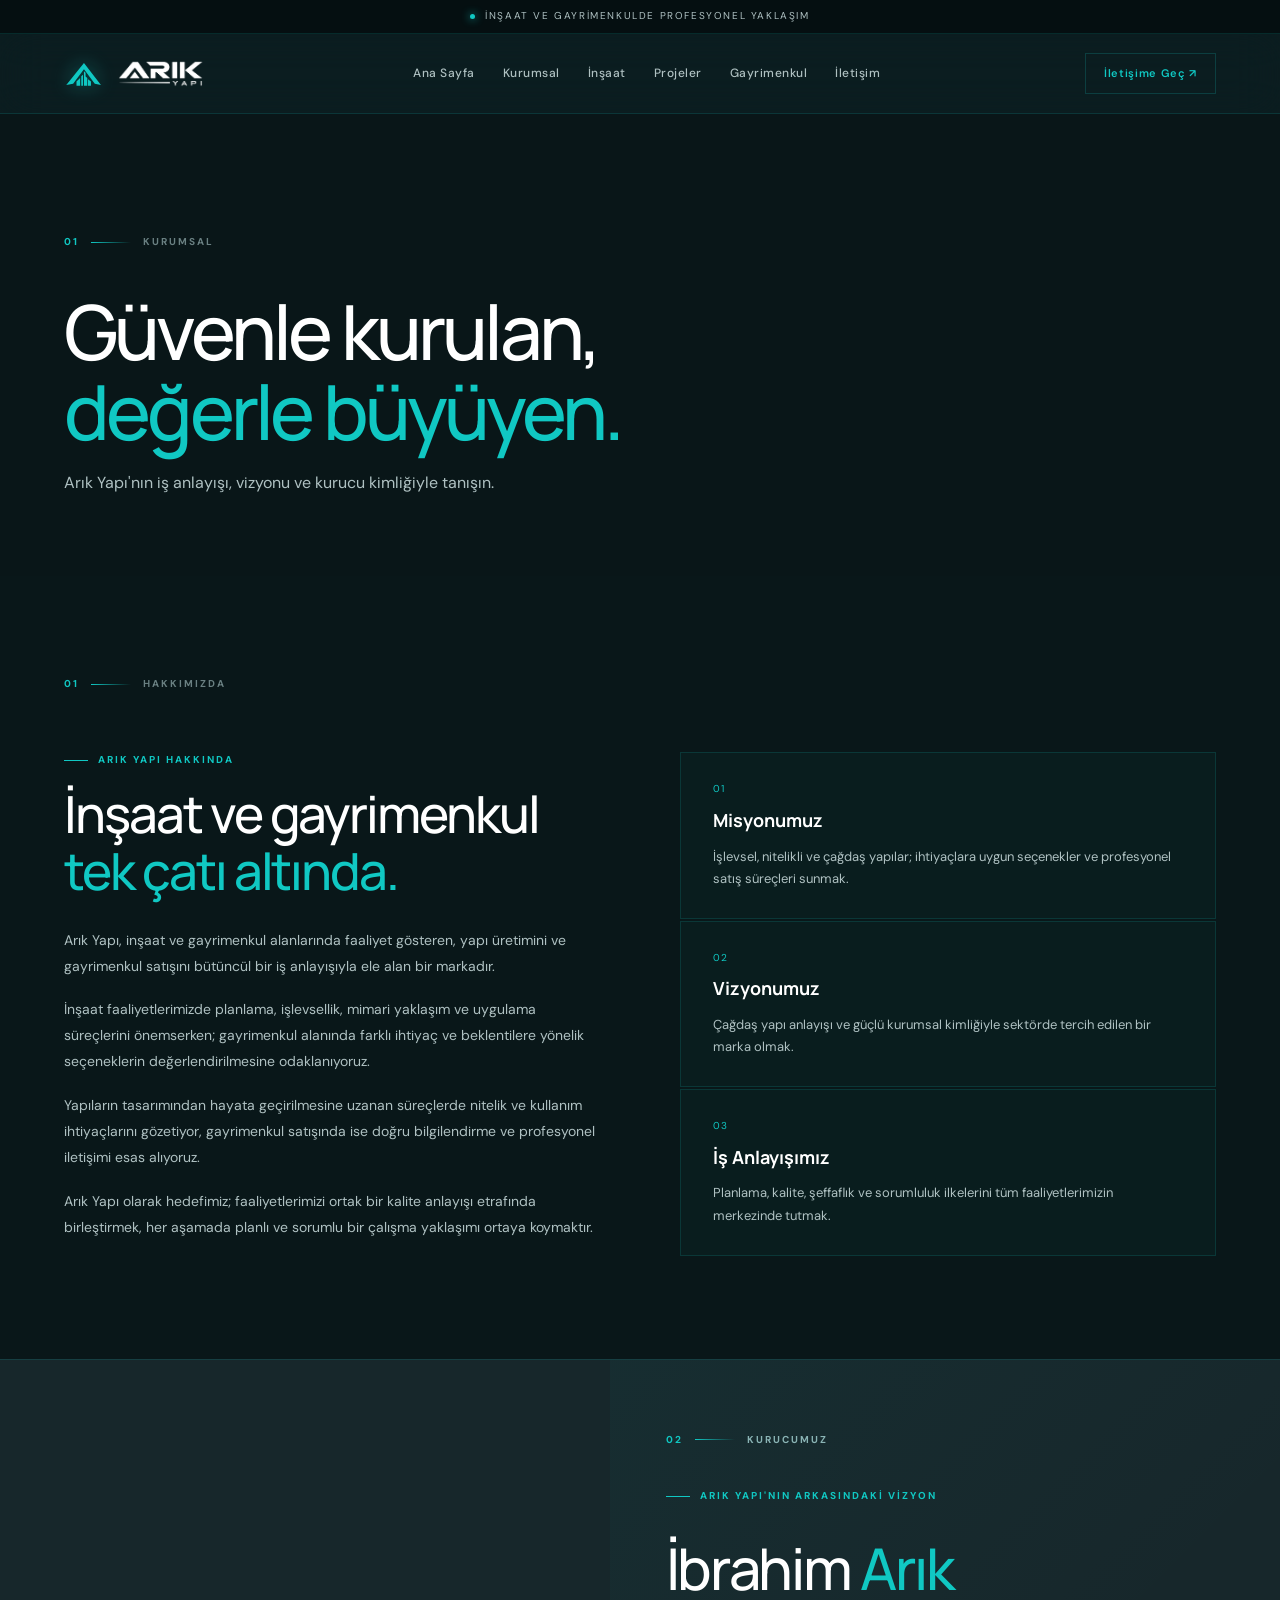
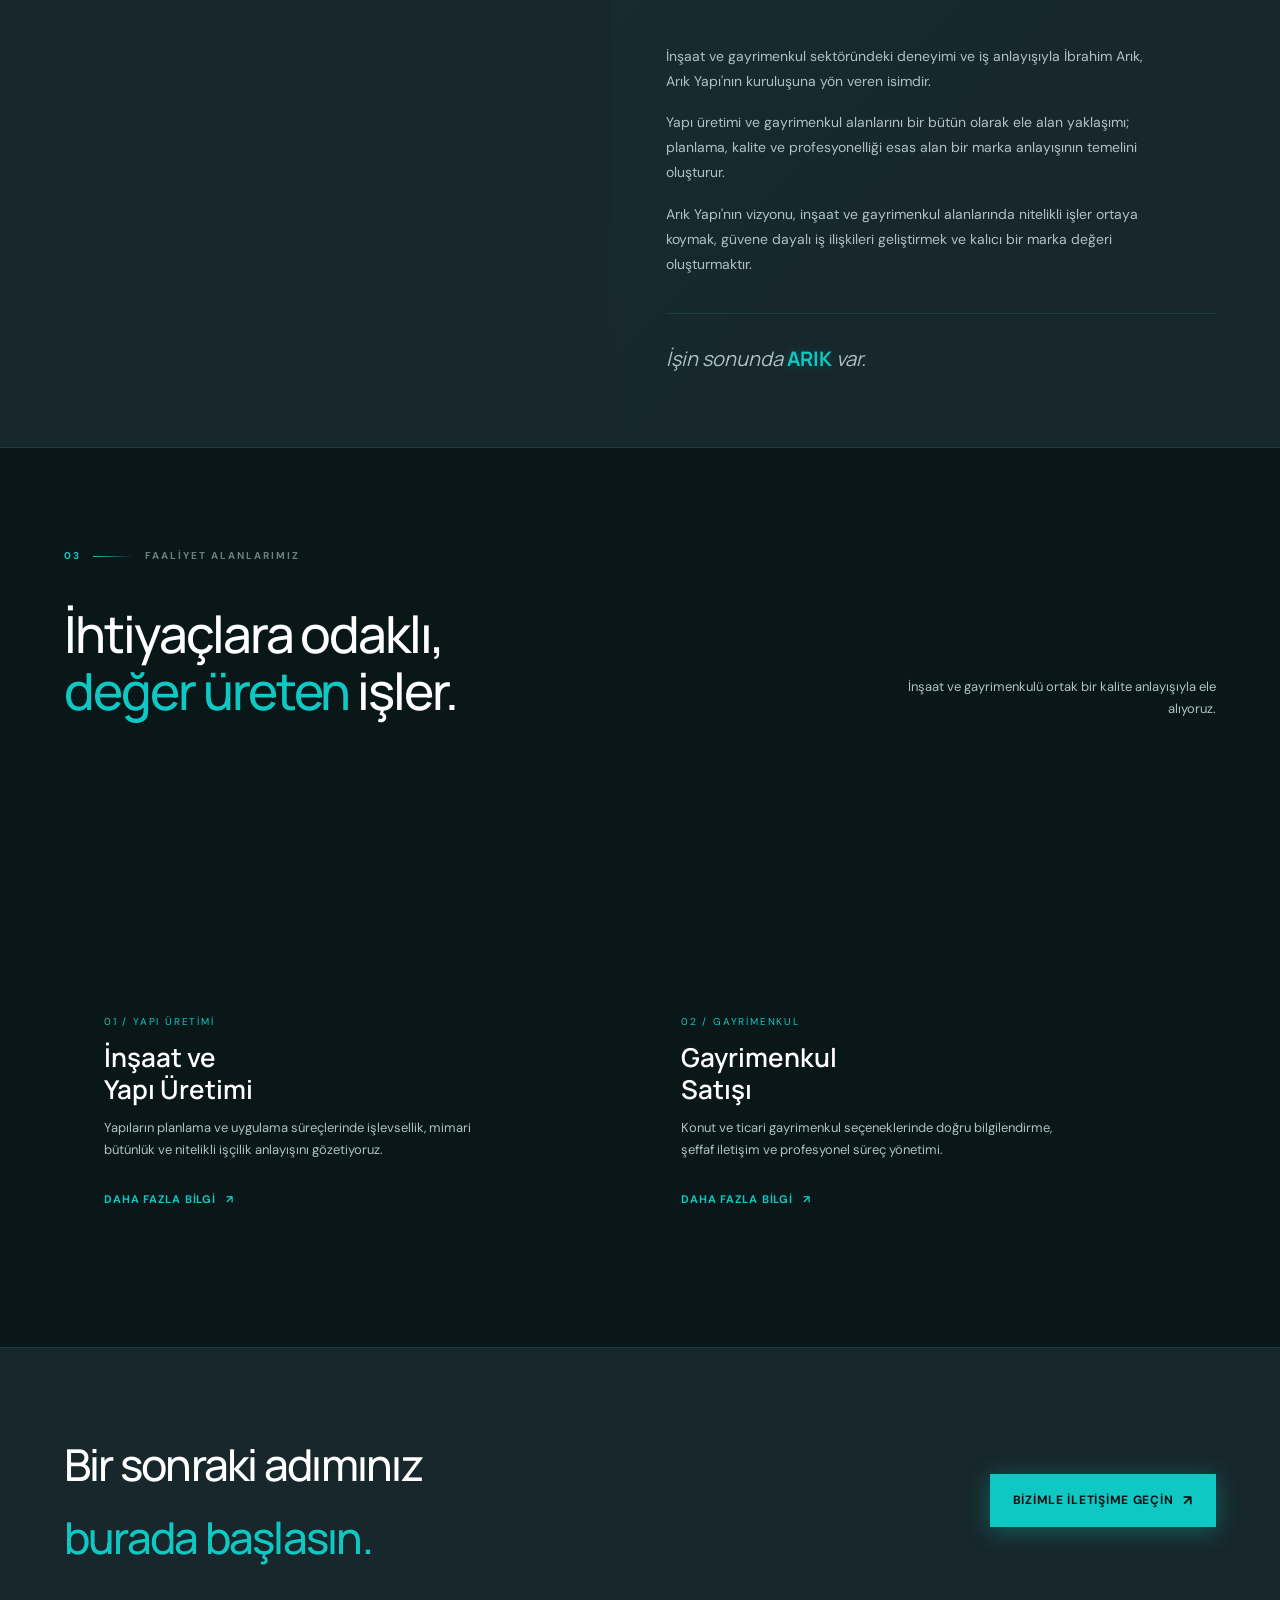
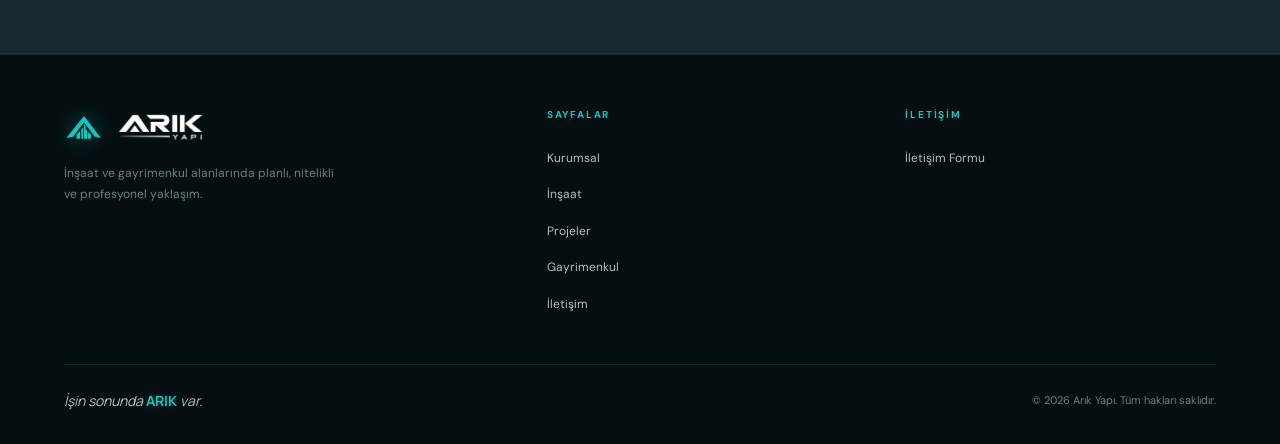
<file: kurumsal.html>
<!doctype html>
<html lang="tr">
<head>
  <meta charset="utf-8">
  <meta name="viewport" content="width=device-width, initial-scale=1">
  <meta name="theme-color" content="#10C8C3">
  <meta name="description" content="Arık Yapı Kurumsal — Hakkımızda, misyon, vizyon, kurucu Ibrahim Arık.">
  <title>Kurumsal | Arık Yapı</title>
  <link rel="preconnect" href="https://fonts.googleapis.com">
  <link rel="preconnect" href="https://fonts.gstatic.com" crossorigin>
  <link href="https://fonts.googleapis.com/css2?family=DM+Sans:wght@400;500;600;700&family=Manrope:wght@400;500;600;700;800&display=swap" rel="stylesheet">
  <link rel="stylesheet" href="style.css">
</head>
<body>

  <div class="announcement">
    <span class="dot"></span>
    İnşaat ve gayrimenkulde profesyonel yaklaşım
  </div>

  <header class="site-header" id="siteHeader">
    <a class="brand" href="index.html" aria-label="Arık Yapı ana sayfa">
      <svg class="brand-symbol-svg" viewBox="0 0 1024 1024" xmlns="http://www.w3.org/2000/svg" aria-hidden="true">
        <polygon points="511,231 946,794 788,764 511,388 234,764 58,794" fill="#10C8C3"/>
        <polygon points="320,813 320,701 413,615 413,813" fill="#10C8C3"/>
        <polygon points="442,813 442,569 486,529 486,813" fill="#10C8C3"/>
        <polygon points="511,813 511,444 552,478 552,576 596,614 596,813" fill="#10C8C3"/>
        <polygon points="614,813 614,644 690,706 690,813" fill="#10C8C3"/>
      </svg>
      <img src="assets/logo-text-white.png" alt="ARIK YAPI" class="brand-text-img">
    </a>
    <button class="menu-toggle" aria-label="Menüyü aç" aria-expanded="false" id="menuToggle">
      <span></span><span></span><span></span>
    </button>
    <nav class="main-nav" id="mainNav" aria-label="Ana menü">
      <a href="index.html">Ana Sayfa</a>
      <a class="active" href="kurumsal.html">Kurumsal</a>
      <a href="insaat.html">İnşaat</a>
      <a href="projeler.html">Projeler</a>
      <a href="gayrimenkul.html">Gayrimenkul</a>
      <a href="iletisim.html">İletişim</a>
    </nav>
    <a class="header-cta" href="iletisim.html">İletişime Geç ↗</a>
  </header>

  <main>
    <!-- Page Hero -->
    <div class="page-hero">
      <div class="page-hero-content">
        <div class="section-label">
          <span class="num">01</span><span class="dash"></span>KURUMSAL
        </div>
        <h1>Güvenle kurulan,<br><em>değerle büyüyen.</em></h1>
        <p>Arık Yapı'nın iş anlayışı, vizyonu ve kurucu kimliğiyle tanışın.</p>
      </div>
    </div>

    <!-- Hakkımızda -->
    <section class="corporate-section">
      <div class="section-label reveal">
        <span class="num">01</span><span class="dash"></span>HAKKIMIZDA
      </div>
      <div class="corporate-grid">
        <div class="corporate-text reveal-left">
          <div class="eyebrow">Arık Yapı Hakkında</div>
          <h2 class="section-title" style="margin-bottom:28px">
            İnşaat ve gayrimenkul<br><em>tek çatı altında.</em>
          </h2>
          <p>Arık Yapı, inşaat ve gayrimenkul alanlarında faaliyet gösteren, yapı üretimini ve gayrimenkul satışını bütüncül bir iş anlayışıyla ele alan bir markadır.</p>
          <p>İnşaat faaliyetlerimizde planlama, işlevsellik, mimari yaklaşım ve uygulama süreçlerini önemserken; gayrimenkul alanında farklı ihtiyaç ve beklentilere yönelik seçeneklerin değerlendirilmesine odaklanıyoruz.</p>
          <p>Yapıların tasarımından hayata geçirilmesine uzanan süreçlerde nitelik ve kullanım ihtiyaçlarını gözetiyor, gayrimenkul satışında ise doğru bilgilendirme ve profesyonel iletişimi esas alıyoruz.</p>
          <p>Arık Yapı olarak hedefimiz; faaliyetlerimizi ortak bir kalite anlayışı etrafında birleştirmek, her aşamada planlı ve sorumlu bir çalışma yaklaşımı ortaya koymaktır.</p>
        </div>

        <div class="mvv-cards reveal-right">
          <div class="mvv-card">
            <div class="mvv-num">01</div>
            <h3>Misyonumuz</h3>
            <p>İşlevsel, nitelikli ve çağdaş yapılar; ihtiyaçlara uygun seçenekler ve profesyonel satış süreçleri sunmak.</p>
          </div>
          <div class="mvv-card">
            <div class="mvv-num">02</div>
            <h3>Vizyonumuz</h3>
            <p>Çağdaş yapı anlayışı ve güçlü kurumsal kimliğiyle sektörde tercih edilen bir marka olmak.</p>
          </div>
          <div class="mvv-card">
            <div class="mvv-num">03</div>
            <h3>İş Anlayışımız</h3>
            <p>Planlama, kalite, şeffaflık ve sorumluluk ilkelerini tüm faaliyetlerimizin merkezinde tutmak.</p>
          </div>
        </div>
      </div>
    </section>

    <!-- Kurucu -->
    <section class="founder-section" aria-label="Kurucumuz">
      <div class="founder-visual" role="img" aria-label="Mimari yapı görseli"></div>
      <div class="founder-content reveal-right">
        <div class="section-label light-label" style="color:#8ab4b5">
          <span class="num">02</span><span class="dash"></span>KURUCUMUZ
        </div>
        <div class="eyebrow">Arık Yapı'nın Arkasındaki Vizyon</div>
        <h2>İbrahim <em>Arık</em></h2>
        <p>İnşaat ve gayrimenkul sektöründeki deneyimi ve iş anlayışıyla İbrahim Arık, Arık Yapı'nın kuruluşuna yön veren isimdir.</p>
        <p>Yapı üretimi ve gayrimenkul alanlarını bir bütün olarak ele alan yaklaşımı; planlama, kalite ve profesyonelliği esas alan bir marka anlayışının temelini oluşturur.</p>
        <p>Arık Yapı'nın vizyonu, inşaat ve gayrimenkul alanlarında nitelikli işler ortaya koymak, güvene dayalı iş ilişkileri geliştirmek ve kalıcı bir marka değeri oluşturmaktır.</p>
        <div class="founder-signature">İşin sonunda <strong>ARIK</strong> var.</div>
      </div>
    </section>

    <!-- Faaliyet Alanları -->
    <section class="corporate-section" id="faaliyet">
      <div class="section-label reveal">
        <span class="num">03</span><span class="dash"></span>FAALİYET ALANLARIMIZ
      </div>
      <div class="services-header" style="margin-bottom:48px">
        <h2 class="section-title reveal">
          İhtiyaçlara odaklı,<br><em>değer üreten</em> işler.
        </h2>
        <p class="services-note reveal reveal-d1">İnşaat ve gayrimenkulü ortak bir kalite anlayışıyla ele alıyoruz.</p>
      </div>
      <div class="services-grid">
        <article class="service-card service-card-1 reveal">
          <div class="service-card-bg"></div>
          <div class="service-card-overlay"></div>
          <div class="service-card-content">
            <div class="service-num">01 / YAPI ÜRETİMİ</div>
            <h3>İnşaat ve<br>Yapı Üretimi</h3>
            <p>Yapıların planlama ve uygulama süreçlerinde işlevsellik, mimari bütünlük ve nitelikli işçilik anlayışını gözetiyoruz.</p>
            <a class="service-link" href="insaat.html">Daha Fazla Bilgi</a>
          </div>
        </article>
        <article class="service-card service-card-2 reveal reveal-d1">
          <div class="service-card-bg"></div>
          <div class="service-card-overlay"></div>
          <div class="service-card-content">
            <div class="service-num">02 / GAYRİMENKUL</div>
            <h3>Gayrimenkul<br>Satışı</h3>
            <p>Konut ve ticari gayrimenkul seçeneklerinde doğru bilgilendirme, şeffaf iletişim ve profesyonel süreç yönetimi.</p>
            <a class="service-link" href="gayrimenkul.html">Daha Fazla Bilgi</a>
          </div>
        </article>
      </div>
    </section>

    <div class="cta-band reveal">
      <h2>Bir sonraki adımınız<br><em>burada başlasın.</em></h2>
      <a class="btn btn-primary btn-arrow" href="iletisim.html">Bizimle İletişime Geçin</a>
    </div>
  </main>

  <footer class="site-footer">
    <div class="footer-about">
      <a class="brand" href="index.html">
        <svg class="brand-symbol-svg" viewBox="0 0 1024 1024" xmlns="http://www.w3.org/2000/svg" aria-hidden="true">
          <polygon points="511,231 946,794 788,764 511,388 234,764 58,794" fill="#10C8C3"/>
          <polygon points="320,813 320,701 413,615 413,813" fill="#10C8C3"/>
          <polygon points="442,813 442,569 486,529 486,813" fill="#10C8C3"/>
          <polygon points="511,813 511,444 552,478 552,576 596,614 596,813" fill="#10C8C3"/>
          <polygon points="614,813 614,644 690,706 690,813" fill="#10C8C3"/>
        </svg>
        <img src="assets/logo-text-white.png" alt="ARIK YAPI" class="brand-text-img">
      </a>
      <p>İnşaat ve gayrimenkul alanlarında planlı, nitelikli ve profesyonel yaklaşım.</p>
    </div>
    <div>
      <div class="footer-col-title">Sayfalar</div>
      <ul class="footer-links-list">
        <li><a href="kurumsal.html">Kurumsal</a></li>
        <li><a href="insaat.html">İnşaat</a></li>
        <li><a href="projeler.html">Projeler</a></li>
        <li><a href="gayrimenkul.html">Gayrimenkul</a></li>
        <li><a href="iletisim.html">İletişim</a></li>
      </ul>
    </div>
    <div>
      <div class="footer-col-title">İletişim</div>
      <ul class="footer-links-list">
        <li><a href="iletisim.html">İletişim Formu</a></li>
      </ul>
    </div>
    <div class="footer-bottom">
      <p class="footer-tagline">İşin sonunda <strong>ARIK</strong> var.</p>
      <small class="copyright">© <span id="year"></span> Arık Yapı. Tüm hakları saklıdır.</small>
    </div>
  </footer>

  <script src="script.js"></script>
</body>
</html>
</file>
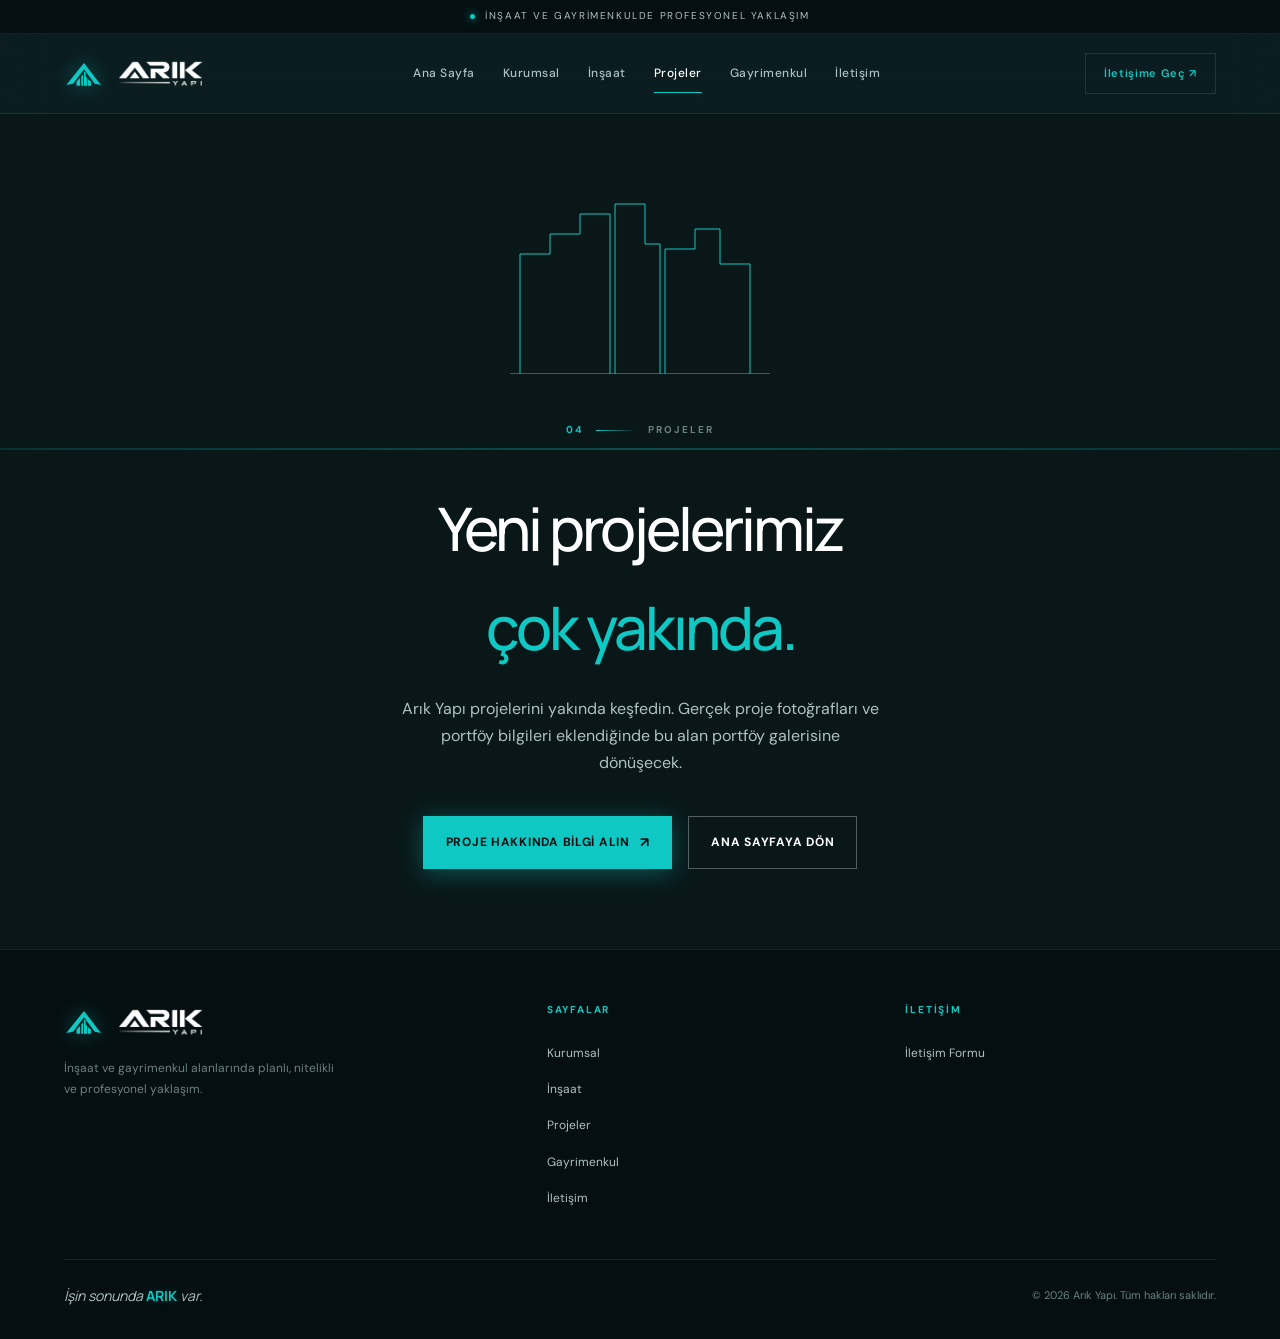
<file: projeler.html>
<!doctype html>
<html lang="tr">
<head>
  <meta charset="utf-8">
  <meta name="viewport" content="width=device-width, initial-scale=1">
  <meta name="theme-color" content="#10C8C3">
  <meta name="description" content="Arık Yapı Projeler — Çok yakında. Yeni projelerimizi yakında keşfedin.">
  <title>Projeler | Arık Yapı</title>
  <link rel="preconnect" href="https://fonts.googleapis.com">
  <link rel="preconnect" href="https://fonts.gstatic.com" crossorigin>
  <link href="https://fonts.googleapis.com/css2?family=DM+Sans:wght@400;500;600;700&family=Manrope:wght@400;500;600;700;800&display=swap" rel="stylesheet">
  <link rel="stylesheet" href="style.css">
</head>
<body>

  <div class="announcement">
    <span class="dot"></span>
    İnşaat ve gayrimenkulde profesyonel yaklaşım
  </div>

  <header class="site-header" id="siteHeader">
    <a class="brand" href="index.html" aria-label="Arık Yapı ana sayfa">
      <svg class="brand-symbol-svg" viewBox="0 0 1024 1024" xmlns="http://www.w3.org/2000/svg" aria-hidden="true">
        <polygon points="511,231 946,794 788,764 511,388 234,764 58,794" fill="#10C8C3"/>
        <polygon points="320,813 320,701 413,615 413,813" fill="#10C8C3"/>
        <polygon points="442,813 442,569 486,529 486,813" fill="#10C8C3"/>
        <polygon points="511,813 511,444 552,478 552,576 596,614 596,813" fill="#10C8C3"/>
        <polygon points="614,813 614,644 690,706 690,813" fill="#10C8C3"/>
      </svg>
      <img src="assets/logo-text-white.png" alt="ARIK YAPI" class="brand-text-img">
    </a>
    <button class="menu-toggle" aria-label="Menüyü aç" aria-expanded="false" id="menuToggle">
      <span></span><span></span><span></span>
    </button>
    <nav class="main-nav" id="mainNav" aria-label="Ana menü">
      <a href="index.html">Ana Sayfa</a>
      <a href="kurumsal.html">Kurumsal</a>
      <a href="insaat.html">İnşaat</a>
      <a class="active" href="projeler.html">Projeler</a>
      <a href="gayrimenkul.html">Gayrimenkul</a>
      <a href="iletisim.html">İletişim</a>
    </nav>
    <a class="header-cta" href="iletisim.html">İletişime Geç ↗</a>
  </header>

  <main>
    <section class="projects-coming" aria-label="Projeler yakında">

      <!-- Işık geçişi -->
      <div class="projects-light" aria-hidden="true"></div>

      <!-- SVG Mimari Silüet -->
      <div class="projects-svg-wrap" aria-hidden="true">
        <svg class="projects-silhouette" viewBox="0 0 280 180" xmlns="http://www.w3.org/2000/svg">
          <!-- Sol bina -->
          <polyline class="sil-building" points="
            20,180 20,60 50,60 50,40 80,40 80,20 110,20 110,180
          "/>
          <!-- Orta yüksek bina -->
          <polyline class="sil-building" style="animation-delay:.15s" points="
            115,180 115,10 145,10 145,50 160,50 160,180
          "/>
          <!-- Sağ bina -->
          <polyline class="sil-building" style="animation-delay:.3s" points="
            165,180 165,55 195,55 195,35 220,35 220,70 250,70 250,180
          "/>
          <!-- Zemin çizgisi -->
          <line class="sil-building" style="stroke-dasharray:280;stroke-dashoffset:280;animation-delay:.5s" x1="10" y1="180" x2="270" y2="180"/>
          <!-- Pencere ızgaraları -->
          <line class="sil-window" x1="30" y1="75" x2="70" y2="75"/>
          <line class="sil-window" x1="30" y1="95" x2="70" y2="95"/>
          <line class="sil-window" x1="30" y1="115" x2="70" y2="115"/>
          <line class="sil-window" x1="122" y1="25" x2="138" y2="25"/>
          <line class="sil-window" x1="122" y1="38" x2="138" y2="38"/>
          <line class="sil-window" x1="175" y1="68" x2="210" y2="68"/>
          <line class="sil-window" x1="175" y1="82" x2="210" y2="82"/>
        </svg>
      </div>

      <div class="section-label reveal" style="justify-content:center">
        <span class="num">04</span>
        <span class="dash"></span>
        PROJELER
      </div>

      <h2 class="reveal">
        Yeni projelerimiz<br><em>çok yakında.</em>
      </h2>

      <p class="reveal reveal-d1">
        Arık Yapı projelerini yakında keşfedin. Gerçek proje fotoğrafları ve portföy bilgileri eklendiğinde bu alan portföy galerisine dönüşecek.
      </p>

      <div class="projects-actions reveal reveal-d2">
        <a class="btn btn-primary btn-arrow" href="iletisim.html">Proje Hakkında Bilgi Alın</a>
        <a class="btn btn-outline" href="index.html">Ana Sayfaya Dön</a>
      </div>

    </section>
  </main>

  <footer class="site-footer" aria-label="Site alt bilgisi">
    <div class="footer-about">
      <a class="brand" href="index.html">
        <svg class="brand-symbol-svg" viewBox="0 0 1024 1024" xmlns="http://www.w3.org/2000/svg" aria-hidden="true">
          <polygon points="511,231 946,794 788,764 511,388 234,764 58,794" fill="#10C8C3"/>
          <polygon points="320,813 320,701 413,615 413,813" fill="#10C8C3"/>
          <polygon points="442,813 442,569 486,529 486,813" fill="#10C8C3"/>
          <polygon points="511,813 511,444 552,478 552,576 596,614 596,813" fill="#10C8C3"/>
          <polygon points="614,813 614,644 690,706 690,813" fill="#10C8C3"/>
        </svg>
        <img src="assets/logo-text-white.png" alt="ARIK YAPI" class="brand-text-img">
      </a>
      <p>İnşaat ve gayrimenkul alanlarında planlı, nitelikli ve profesyonel yaklaşım.</p>
    </div>
    <div>
      <div class="footer-col-title">Sayfalar</div>
      <ul class="footer-links-list">
        <li><a href="kurumsal.html">Kurumsal</a></li>
        <li><a href="insaat.html">İnşaat</a></li>
        <li><a href="projeler.html">Projeler</a></li>
        <li><a href="gayrimenkul.html">Gayrimenkul</a></li>
        <li><a href="iletisim.html">İletişim</a></li>
      </ul>
    </div>
    <div>
      <div class="footer-col-title">İletişim</div>
      <ul class="footer-links-list">
        <li><a href="iletisim.html">İletişim Formu</a></li>
      </ul>
    </div>
    <div class="footer-bottom">
      <p class="footer-tagline">İşin sonunda <strong>ARIK</strong> var.</p>
      <small class="copyright">© <span id="year"></span> Arık Yapı. Tüm hakları saklıdır.</small>
    </div>
  </footer>

  <script src="script.js"></script>
</body>
</html>
</file>
<file: style.css>
/* ================================================================
   ARIK YAPI — Premium Architectural Website
   Renk Sistemi: Turkuaz #10C8C3 / Antrasit #17272B / Derin #091719
   ================================================================ */

/* ── Değişkenler ── */
:root {
  --teal:        #10C8C3;
  --teal-light:  #3de0db;
  --teal-dim:    rgba(16, 200, 195, 0.18);
  --teal-glow:   rgba(16, 200, 195, 0.28);
  --dark:        #17272B;
  --deep:        #091719;
  --deeper:      #050f11;
  --light:       #F5F8F7;
  --secondary:   #AFC1C2;
  --muted:       #6a8082;
  --line:        rgba(16, 200, 195, 0.15);
  --line-light:  rgba(255,255,255,0.08);
  --white:       #ffffff;
  --max:         1280px;

  /* Cam efekti */
  --glass-bg:     rgba(15, 35, 40, 0.52);
  --glass-blur:   blur(22px);
  --glass-border: rgba(16, 200, 195, 0.2);
  --glass-shadow: 0 8px 48px rgba(0,0,0,0.35), inset 0 1px 0 rgba(16,200,195,0.1);
}

/* ── Reset & Temel ── */
*, *::before, *::after { box-sizing: border-box; margin: 0; padding: 0; }

html {
  scroll-behavior: smooth;
  scroll-padding-top: 80px;
}

body {
  background: var(--deep);
  color: var(--light);
  font-family: "DM Sans", sans-serif;
  line-height: 1.65;
  overflow-x: hidden;
  -webkit-font-smoothing: antialiased;
}

a { color: inherit; text-decoration: none; }
button, input, textarea, select { font: inherit; }
img { max-width: 100%; display: block; }

:focus-visible {
  outline: 2px solid var(--teal);
  outline-offset: 3px;
  border-radius: 2px;
}

/* ================================================================
   INTRO OVERLAY — Sinematik Açılış Animasyonu
   ================================================================ */
.intro-overlay {
  position: fixed;
  inset: 0;
  z-index: 9999;
  background: var(--deeper);
  display: flex;
  align-items: center;
  justify-content: center;
  flex-direction: column;
  gap: 32px;
  transition: transform 0.7s cubic-bezier(0.76, 0, 0.24, 1),
              opacity 0.5s ease;
}

.intro-overlay.exit {
  transform: translateY(-100%);
  opacity: 0;
  pointer-events: none;
}

.intro-overlay.skip {
  display: none;
}

/* SVG Orijinal Geometrik Logo Animasyonu */
.intro-svg-wrap {
  position: relative;
  width: 130px;
  height: 130px;
}

.intro-svg {
  width: 130px;
  height: 130px;
  overflow: visible;
  filter: drop-shadow(0 0 16px rgba(16, 200, 195, 0.45));
}

/* Orijinal Çatı — Stroke Çizim Animasyonu */
.intro-roof {
  fill: transparent;
  stroke: var(--teal);
  stroke-width: 14;
  stroke-linejoin: round;
  stroke-dasharray: 2600;
  stroke-dashoffset: 2600;
  animation: drawRoof 0.85s cubic-bezier(0.25, 1, 0.5, 1) 0.1s forwards,
             fillSymbol 0.4s ease 0.95s forwards;
}

@keyframes drawRoof {
  to { stroke-dashoffset: 0; }
}

/* Sütunlar — Sıralı Yükseliş ve Çizim */
.intro-col {
  fill: transparent;
  stroke: var(--teal);
  stroke-width: 12;
  stroke-linejoin: round;
  stroke-dasharray: 1000;
  stroke-dashoffset: 1000;
  animation: drawCol 0.6s cubic-bezier(0.25, 1, 0.5, 1) forwards,
             fillSymbol 0.4s ease 0.95s forwards;
}

.intro-col-1 { animation-delay: 0.3s, 0.95s; }
.intro-col-2 { animation-delay: 0.45s, 0.95s; }
.intro-col-3 { animation-delay: 0.55s, 0.95s; }
.intro-col-4 { animation-delay: 0.65s, 0.95s; }

@keyframes drawCol {
  to { stroke-dashoffset: 0; }
}

@keyframes fillSymbol {
  to {
    fill: var(--teal);
    stroke-width: 4;
  }
}

/* Işık Sweep Parıltısı */
.intro-sweep {
  position: absolute;
  inset: -15px;
  background: linear-gradient(
    115deg,
    transparent 35%,
    rgba(255, 255, 255, 0.7) 48%,
    rgba(16, 200, 195, 0.8) 52%,
    transparent 65%
  );
  opacity: 0;
  pointer-events: none;
  mix-blend-mode: screen;
  animation: sweepSheen 0.6s ease 1.15s forwards;
}

@keyframes sweepSheen {
  0%   { opacity: 0; transform: translateX(-120px) rotate(15deg); }
  50%  { opacity: 1; }
  100% { opacity: 0; transform: translateX(120px) rotate(15deg); }
}

/* Marka yazısı ve slogan */
.intro-brand-wrap {
  text-align: center;
  opacity: 0;
  transform: translateY(16px);
  animation: riseInBrand 0.6s cubic-bezier(0.16, 1, 0.3, 1) 1.25s forwards;
  display: flex;
  flex-direction: column;
  align-items: center;
  gap: 8px;
}

@keyframes riseInBrand {
  to { opacity: 1; transform: translateY(0); }
}

.intro-brand-img {
  height: 38px;
  width: auto;
  object-fit: contain;
  filter: drop-shadow(0 0 12px rgba(255,255,255,0.2));
}

.intro-brand-tag {
  display: block;
  font-size: 11px;
  letter-spacing: 0.22em;
  color: var(--secondary);
  text-transform: uppercase;
  font-weight: 500;
}

/* ================================================================
   ANNOUNCEMENT BAR
   ================================================================ */
.announcement {
  height: 34px;
  background: var(--deeper);
  border-bottom: 1px solid var(--line);
  color: var(--secondary);
  display: flex;
  align-items: center;
  justify-content: center;
  gap: 10px;
  font-size: 10px;
  letter-spacing: 0.16em;
  text-transform: uppercase;
}

.dot {
  width: 5px;
  height: 5px;
  background: var(--teal);
  border-radius: 50%;
  box-shadow: 0 0 8px var(--teal);
  animation: blink 2.4s ease-in-out infinite;
  flex-shrink: 0;
}

@keyframes blink {
  0%, 100% { opacity: 1; }
  50%       { opacity: 0.3; }
}

/* ================================================================
   HEADER — Glassmorphism Nav
   ================================================================ */
.site-header {
  position: sticky;
  top: 0;
  z-index: 200;
  height: 80px;
  padding: 0 max(5vw, 24px);
  display: flex;
  align-items: center;
  justify-content: space-between;
  gap: 24px;
  background: var(--glass-bg);
  backdrop-filter: var(--glass-blur);
  -webkit-backdrop-filter: var(--glass-blur);
  border-bottom: 1px solid var(--line);
  transition: background 0.3s, border-color 0.3s;
}

.site-header.solid {
  background: rgba(9, 23, 25, 0.95);
  border-bottom-color: rgba(16, 200, 195, 0.12);
}

/* Logo */
.brand {
  display: flex;
  align-items: center;
  gap: 14px;
  flex-shrink: 0;
  transition: transform 0.2s ease, opacity 0.2s ease;
}

.brand:hover {
  transform: translateY(-1px);
  opacity: 0.95;
}

.brand-symbol-svg {
  width: 40px;
  height: 40px;
  flex-shrink: 0;
  filter: drop-shadow(0 0 10px rgba(16, 200, 195, 0.45));
}

.brand-text-img {
  height: 28px;
  width: auto;
  object-fit: contain;
  display: block;
}

.brand-copy {
  display: flex;
  flex-direction: column;
  line-height: 1.3;
}

.brand-copy strong {
  font-family: "Manrope", sans-serif;
  font-size: 15px;
  font-weight: 800;
  letter-spacing: 0.15em;
  color: var(--white);
}

.brand-copy small {
  font-size: 9px;
  color: var(--secondary);
  letter-spacing: 0.02em;
}

/* 3D Premium Logo Kartı */
.logo-3d-showcase {
  position: relative;
  border: 1px solid var(--glass-border);
  background: linear-gradient(135deg, rgba(16, 200, 195, 0.08) 0%, rgba(9, 23, 25, 0.8) 100%);
  backdrop-filter: var(--glass-blur);
  padding: 14px;
  box-shadow: var(--glass-shadow);
  overflow: hidden;
}

.logo-3d-img {
  width: 100%;
  aspect-ratio: 1/1;
  object-fit: cover;
  display: block;
  filter: contrast(1.05) brightness(0.95);
  transition: transform 0.6s ease;
}

.logo-3d-showcase:hover .logo-3d-img {
  transform: scale(1.03);
}

/* Nav */
.main-nav {
  display: flex;
  align-items: center;
  gap: clamp(14px, 2.2vw, 30px);
}

.main-nav a {
  font-size: 12px;
  font-weight: 500;
  color: var(--secondary);
  letter-spacing: 0.04em;
  padding: 28px 0;
  position: relative;
  transition: color 0.2s;
}

.main-nav a::after {
  content: "";
  position: absolute;
  bottom: 18px;
  left: 0;
  width: 0;
  height: 1.5px;
  background: var(--teal);
  transition: width 0.25s ease;
  box-shadow: 0 0 8px var(--teal-glow);
}

.main-nav a:hover,
.main-nav a.active {
  color: var(--white);
}

.main-nav a:hover::after,
.main-nav a.active::after {
  width: 100%;
}

/* CTA Buton */
.header-cta {
  font-size: 11px;
  font-weight: 600;
  letter-spacing: 0.06em;
  padding: 10px 18px;
  border: 1px solid var(--glass-border);
  color: var(--teal);
  white-space: nowrap;
  transition: background 0.2s, border-color 0.2s, color 0.2s;
}

.header-cta:hover {
  background: var(--teal-dim);
  border-color: var(--teal);
  color: var(--teal-light);
}

/* Hamburger */
.menu-toggle {
  display: none;
  background: none;
  border: 0;
  color: var(--white);
  cursor: pointer;
  padding: 8px;
  flex-direction: column;
  gap: 5px;
  flex-shrink: 0;
}

.menu-toggle span {
  display: block;
  width: 22px;
  height: 1.5px;
  background: currentColor;
  transition: transform 0.25s, opacity 0.25s;
}

/* ================================================================
   SHARED BUTTONS
   ================================================================ */
.btn {
  display: inline-flex;
  align-items: center;
  gap: 10px;
  padding: 14px 22px;
  font-size: 12px;
  font-weight: 700;
  letter-spacing: 0.06em;
  border: 1px solid transparent;
  cursor: pointer;
  transition: transform 0.2s, background 0.2s, box-shadow 0.2s, border-color 0.2s, color 0.2s;
  text-transform: uppercase;
}

.btn:hover { transform: translateY(-2px); }

.btn-primary {
  background: var(--teal);
  color: var(--deeper);
  box-shadow: 0 4px 24px rgba(16, 200, 195, 0.35);
}

.btn-primary:hover {
  background: var(--teal-light);
  box-shadow: 0 6px 32px rgba(16, 200, 195, 0.5);
}

.btn-outline {
  border-color: rgba(255,255,255,0.3);
  color: var(--white);
}

.btn-outline:hover {
  border-color: var(--teal);
  color: var(--teal);
}

.btn-arrow::after {
  content: "↗";
  font-size: 14px;
}

/* ================================================================
   SHARED SECTION LABELS
   ================================================================ */
.section-label {
  display: flex;
  align-items: center;
  gap: 12px;
  font-size: 10px;
  font-weight: 700;
  letter-spacing: 0.2em;
  text-transform: uppercase;
  color: var(--muted);
  margin-bottom: 40px;
}

.section-label .num { color: var(--teal); }

.section-label .dash {
  width: 40px;
  height: 1px;
  background: linear-gradient(90deg, var(--teal), transparent);
}

.eyebrow {
  font-size: 10px;
  font-weight: 700;
  letter-spacing: 0.2em;
  text-transform: uppercase;
  color: var(--teal);
  margin-bottom: 16px;
  display: flex;
  align-items: center;
  gap: 10px;
}

.eyebrow::before {
  content: "";
  display: block;
  width: 24px;
  height: 1px;
  background: var(--teal);
  flex-shrink: 0;
}

h2.section-title {
  font-family: "Manrope", sans-serif;
  font-size: clamp(34px, 4vw, 54px);
  font-weight: 500;
  line-height: 1.12;
  letter-spacing: -0.04em;
  color: var(--white);
}

h2.section-title em {
  font-style: normal;
  color: var(--teal);
}

/* ================================================================
   HERO — Ana Sayfa
   ================================================================ */
.hero {
  position: relative;
  min-height: 94vh;
  display: grid;
  grid-template-columns: 1fr 420px;
  align-items: center;
  gap: 0;
  padding: 0 max(5vw, 32px);
  max-width: 1600px;
  margin: 0 auto;
  isolation: isolate;
}

/* Hero Arka Plan */
.hero-bg {
  position: fixed;
  inset: 0;
  z-index: -10;
  pointer-events: none;
}

.hero-bg-img {
  position: absolute;
  inset: 0;
  background:
    url("https://images.unsplash.com/photo-1486406146926-c627a92ad1ab?auto=format&fit=crop&w=2200&q=80")
    center / cover no-repeat;
}

.hero-bg-overlay {
  position: absolute;
  inset: 0;
  background:
    linear-gradient(100deg,
      rgba(9,23,25,0.96) 0%,
      rgba(9,23,25,0.80) 45%,
      rgba(9,23,25,0.30) 75%,
      rgba(9,23,25,0.20) 100%
    ),
    linear-gradient(0deg,
      rgba(5,15,17,0.85) 0%,
      transparent 35%
    );
}

/* Hero Sol İçerik */
.hero-content {
  padding: 80px 0 100px;
  max-width: 640px;
}

.hero-eyebrow {
  display: flex;
  align-items: center;
  gap: 12px;
  font-size: 10px;
  font-weight: 700;
  letter-spacing: 0.22em;
  text-transform: uppercase;
  color: var(--teal);
  margin-bottom: 28px;
}

.hero-eyebrow-line {
  width: 40px;
  height: 1px;
  background: var(--teal);
  box-shadow: 0 0 6px var(--teal);
}

.hero h1 {
  font-family: "Manrope", sans-serif;
  font-size: clamp(48px, 6.5vw, 88px);
  font-weight: 500;
  line-height: 1.04;
  letter-spacing: -0.055em;
  color: var(--white);
  margin-bottom: 24px;
}

.hero h1 em {
  font-style: normal;
  color: var(--teal);
  text-shadow: 0 0 40px rgba(16, 200, 195, 0.3);
}

.hero-desc {
  font-size: 16px;
  color: var(--secondary);
  max-width: 440px;
  line-height: 1.7;
  margin-bottom: 36px;
}

.hero-actions {
  display: flex;
  flex-wrap: wrap;
  gap: 14px;
  margin-bottom: 64px;
}

/* Scroll göstergesi */
.scroll-indicator {
  display: flex;
  align-items: center;
  gap: 12px;
  font-size: 10px;
  letter-spacing: 0.14em;
  color: var(--muted);
  text-transform: uppercase;
}

.scroll-line {
  width: 30px;
  height: 1px;
  background: var(--muted);
  animation: scrollPulse 2s ease-in-out infinite;
}

@keyframes scrollPulse {
  0%, 100% { width: 30px; opacity: 1; }
  50%       { width: 50px; opacity: 0.5; }
}

/* Hero Sağ — Cam Kart */
.hero-glass-card {
  background: var(--glass-bg);
  backdrop-filter: var(--glass-blur);
  -webkit-backdrop-filter: var(--glass-blur);
  border: 1px solid var(--glass-border);
  box-shadow: var(--glass-shadow);
  padding: 36px 32px;
  position: relative;
  overflow: hidden;
  align-self: center;
}

.hero-glass-card::before {
  content: "";
  position: absolute;
  top: 0;
  left: 0;
  right: 0;
  height: 1px;
  background: linear-gradient(90deg, transparent, var(--teal), transparent);
  opacity: 0.6;
}

.glass-card-header {
  display: flex;
  align-items: center;
  justify-content: space-between;
  margin-bottom: 28px;
  padding-bottom: 20px;
  border-bottom: 1px solid var(--line);
}

.glass-card-header span {
  font-size: 10px;
  font-weight: 700;
  letter-spacing: 0.18em;
  text-transform: uppercase;
  color: var(--secondary);
}

.glass-card-mark {
  font-family: "Manrope", sans-serif;
  font-size: 28px;
  font-weight: 800;
  color: var(--teal);
  line-height: 1;
  text-shadow: 0 0 14px var(--teal-glow);
  letter-spacing: -0.04em;
}

.glass-service {
  display: flex;
  align-items: flex-start;
  gap: 16px;
  padding: 18px 0;
  border-bottom: 1px solid var(--line);
}

.glass-service:last-of-type {
  border-bottom: 0;
  margin-bottom: 24px;
}

.glass-service-icon {
  width: 38px;
  height: 38px;
  border: 1px solid var(--glass-border);
  display: grid;
  place-items: center;
  flex-shrink: 0;
  color: var(--teal);
  font-size: 16px;
  box-shadow: 0 0 12px var(--teal-dim);
}

.glass-service-text strong {
  display: block;
  font-size: 13px;
  font-weight: 600;
  color: var(--white);
  margin-bottom: 4px;
}

.glass-service-text span {
  font-size: 11px;
  color: var(--secondary);
  line-height: 1.5;
}

.glass-card-cta {
  display: flex;
  align-items: center;
  justify-content: space-between;
  padding: 14px 16px;
  background: var(--teal-dim);
  border: 1px solid var(--glass-border);
  font-size: 11px;
  font-weight: 700;
  letter-spacing: 0.08em;
  color: var(--teal-light);
  transition: background 0.2s;
}

.glass-card-cta:hover {
  background: rgba(16, 200, 195, 0.22);
}

/* Hero alt bilgi şeridi */
.hero-strip {
  position: absolute;
  bottom: 0;
  left: 0;
  right: 0;
  padding: 0 max(5vw, 32px);
  border-top: 1px solid var(--line-light);
  display: flex;
  gap: clamp(24px, 5vw, 80px);
  background: rgba(9,23,25,0.5);
  backdrop-filter: blur(10px);
}

.hero-strip-item {
  display: flex;
  align-items: center;
  gap: 14px;
  padding: 20px 0;
}

.strip-icon {
  width: 34px;
  height: 34px;
  border: 1px solid var(--glass-border);
  display: grid;
  place-items: center;
  color: var(--teal);
  font-size: 15px;
  flex-shrink: 0;
}

.strip-icon svg {
  width: 16px;
  height: 16px;
  stroke: var(--teal);
  fill: none;
}

.strip-text strong {
  display: block;
  font-size: 11px;
  font-weight: 700;
  color: var(--white);
  margin-bottom: 2px;
}

.strip-text span {
  font-size: 10px;
  color: var(--muted);
}

/* ================================================================
   KURUMSAL ÖZET (Ana Sayfa)
   ================================================================ */
.about-section {
  padding: 112px max(5vw, 32px);
  max-width: 1600px;
  margin: 0 auto;
  display: grid;
  grid-template-columns: 1fr 1.1fr;
  gap: 10%;
  align-items: center;
  background: var(--deep);
}

.about-visual {
  position: relative;
}

.about-img {
  width: 100%;
  aspect-ratio: 4/5;
  object-fit: cover;
  display: block;
  filter: brightness(0.88);
}

.about-img-fallback {
  width: 100%;
  aspect-ratio: 4/5;
  background:
    url("https://images.unsplash.com/photo-1487958449943-2429e8be8625?auto=format&fit=crop&w=900&q=75")
    center / cover;
}

.about-badge {
  position: absolute;
  bottom: 32px;
  right: -20px;
  background: var(--glass-bg);
  backdrop-filter: var(--glass-blur);
  border: 1px solid var(--glass-border);
  padding: 20px 24px;
  box-shadow: var(--glass-shadow);
}

.about-badge strong {
  display: block;
  font-family: "Manrope", sans-serif;
  font-size: 32px;
  font-weight: 800;
  color: var(--teal);
  line-height: 1;
}

.about-badge span {
  display: block;
  font-size: 10px;
  letter-spacing: 0.1em;
  color: var(--secondary);
  margin-top: 4px;
}

.about-content { padding: 16px 0; }

.about-content .section-title { margin-bottom: 28px; }

.about-text {
  font-size: 14px;
  color: var(--secondary);
  line-height: 1.8;
  margin-bottom: 16px;
}

.about-values {
  display: grid;
  grid-template-columns: 1fr 1fr;
  gap: 1px;
  margin: 40px 0;
  border: 1px solid var(--line);
}

.about-value {
  padding: 22px 24px;
  background: rgba(16, 200, 195, 0.03);
  border: 1px solid var(--line);
  transition: background 0.2s;
}

.about-value:hover {
  background: rgba(16, 200, 195, 0.07);
}

.about-value-icon {
  font-size: 22px;
  color: var(--teal);
  margin-bottom: 10px;
  text-shadow: 0 0 10px var(--teal-glow);
}

.about-value h4 {
  font-family: "Manrope", sans-serif;
  font-size: 14px;
  font-weight: 700;
  color: var(--white);
  margin-bottom: 6px;
}

.about-value p {
  font-size: 12px;
  color: var(--muted);
  line-height: 1.6;
}

/* ================================================================
   HİZMETLER (Ana Sayfa)
   ================================================================ */
.services-section {
  padding: 112px max(5vw, 32px);
  max-width: 1600px;
  margin: 0 auto;
}

.services-header {
  display: flex;
  align-items: flex-end;
  justify-content: space-between;
  gap: 40px;
  margin-bottom: 56px;
}

.services-note {
  max-width: 320px;
  font-size: 13px;
  color: var(--secondary);
  text-align: right;
}

.services-grid {
  display: grid;
  grid-template-columns: 1fr 1fr;
  gap: 2px;
}

.service-card {
  position: relative;
  overflow: hidden;
  min-height: 480px;
  display: flex;
  flex-direction: column;
  justify-content: flex-end;
}

.service-card-bg {
  position: absolute;
  inset: 0;
  background-size: cover;
  background-position: center;
  transition: transform 0.6s ease;
  filter: brightness(0.65);
}

.service-card:hover .service-card-bg {
  transform: scale(1.04);
}

.service-card-1 .service-card-bg {
  background-image: url("https://images.unsplash.com/photo-1541888946425-d81bb19240f5?auto=format&fit=crop&w=1200&q=75");
}

.service-card-2 .service-card-bg {
  background-image: url("https://images.unsplash.com/photo-1560448204-e02f11c3d0e2?auto=format&fit=crop&w=1200&q=75");
}

.service-card-overlay {
  position: absolute;
  inset: 0;
  background: linear-gradient(0deg, rgba(9,23,25,0.92) 0%, rgba(9,23,25,0.3) 55%, transparent 100%);
}

.service-card-content {
  position: relative;
  z-index: 1;
  padding: 36px 40px;
}

.service-num {
  font-size: 10px;
  letter-spacing: 0.18em;
  color: var(--teal);
  margin-bottom: 12px;
}

.service-card h3 {
  font-family: "Manrope", sans-serif;
  font-size: 26px;
  font-weight: 600;
  color: var(--white);
  margin-bottom: 12px;
  line-height: 1.2;
}

.service-card p {
  font-size: 13px;
  color: var(--secondary);
  max-width: 380px;
  margin-bottom: 24px;
  line-height: 1.7;
}

.service-link {
  display: inline-flex;
  align-items: center;
  gap: 10px;
  font-size: 11px;
  font-weight: 700;
  letter-spacing: 0.08em;
  text-transform: uppercase;
  color: var(--teal);
  transition: gap 0.2s;
}

.service-link:hover { gap: 16px; }
.service-link::after { content: "↗"; }

/* ================================================================
   CTA BANDI
   ================================================================ */
.cta-band {
  background: var(--dark);
  border-top: 1px solid var(--line);
  border-bottom: 1px solid var(--line);
  padding: 80px max(5vw, 32px);
  display: flex;
  align-items: center;
  justify-content: space-between;
  gap: 40px;
}

.cta-band h2 {
  font-family: "Manrope", sans-serif;
  font-size: clamp(28px, 3.5vw, 44px);
  font-weight: 500;
  letter-spacing: -0.04em;
  color: var(--white);
}

.cta-band h2 em {
  font-style: normal;
  color: var(--teal);
}

/* ================================================================
   FOOTER
   ================================================================ */
.site-footer {
  background: var(--deeper);
  border-top: 1px solid var(--line);
  padding: 52px max(5vw, 32px) 32px;
  display: grid;
  grid-template-columns: 1.4fr 1fr 1fr;
  gap: 48px;
}

.footer-about .brand { margin-bottom: 16px; }

.footer-about p {
  font-size: 12px;
  color: var(--muted);
  line-height: 1.7;
  max-width: 280px;
}

.footer-col-title {
  font-size: 10px;
  font-weight: 700;
  letter-spacing: 0.18em;
  text-transform: uppercase;
  color: var(--teal);
  margin-bottom: 20px;
}

.footer-links-list {
  list-style: none;
  display: flex;
  flex-direction: column;
  gap: 10px;
}

.footer-links-list a {
  font-size: 12px;
  color: var(--secondary);
  transition: color 0.2s;
}

.footer-links-list a:hover { color: var(--teal); }

.footer-bottom {
  grid-column: 1 / -1;
  border-top: 1px solid var(--line);
  padding-top: 24px;
  display: flex;
  align-items: center;
  justify-content: space-between;
  gap: 16px;
  flex-wrap: wrap;
}

.footer-tagline {
  font-family: "Manrope", sans-serif;
  font-style: italic;
  font-size: 14px;
  color: var(--secondary);
}

.footer-tagline strong {
  color: var(--teal);
  font-style: normal;
  text-shadow: 0 0 10px var(--teal-glow);
}

.copyright {
  font-size: 11px;
  color: var(--muted);
}

/* ================================================================
   SAYFA HEADER (Alt Sayfalar)
   ================================================================ */
.page-hero {
  padding: 120px max(5vw, 32px) 80px;
  background:
    linear-gradient(0deg, var(--deep) 0%, transparent 40%),
    url("https://images.unsplash.com/photo-1486406146926-c627a92ad1ab?auto=format&fit=crop&w=1800&q=70")
    center 30% / cover;
  position: relative;
  overflow: hidden;
}

.page-hero::before {
  content: "";
  position: absolute;
  inset: 0;
  background: rgba(9, 23, 25, 0.78);
}

.page-hero-content {
  position: relative;
  z-index: 1;
  max-width: var(--max);
  margin: 0 auto;
}

.page-hero h1 {
  font-family: "Manrope", sans-serif;
  font-size: clamp(42px, 6vw, 76px);
  font-weight: 500;
  letter-spacing: -0.05em;
  line-height: 1.06;
  color: var(--white);
  margin-bottom: 18px;
}

.page-hero h1 em {
  font-style: normal;
  color: var(--teal);
}

.page-hero p {
  font-size: 16px;
  color: var(--secondary);
  max-width: 480px;
}

/* ================================================================
   KURUMSAL SAYFASI
   ================================================================ */
.corporate-section {
  padding: 100px max(5vw, 32px);
  max-width: var(--max);
  margin: 0 auto;
}

.corporate-grid {
  display: grid;
  grid-template-columns: 1fr 1fr;
  gap: 80px;
  align-items: start;
  margin-top: 60px;
}

.corporate-text p {
  font-size: 14px;
  color: var(--secondary);
  line-height: 1.85;
  margin-bottom: 18px;
}

.mvv-cards {
  display: flex;
  flex-direction: column;
  gap: 2px;
}

.mvv-card {
  padding: 28px 32px;
  border: 1px solid var(--line);
  background: rgba(16, 200, 195, 0.03);
  transition: background 0.2s, border-color 0.2s;
  position: relative;
  overflow: hidden;
}

.mvv-card::before {
  content: "";
  position: absolute;
  left: 0;
  top: 0;
  bottom: 0;
  width: 2px;
  background: var(--teal);
  opacity: 0;
  transition: opacity 0.2s;
}

.mvv-card:hover {
  background: rgba(16, 200, 195, 0.07);
  border-color: rgba(16, 200, 195, 0.3);
}

.mvv-card:hover::before { opacity: 1; }

.mvv-num {
  font-size: 10px;
  color: var(--teal);
  letter-spacing: 0.12em;
  margin-bottom: 8px;
}

.mvv-card h3 {
  font-family: "Manrope", sans-serif;
  font-size: 18px;
  font-weight: 700;
  color: var(--white);
  margin-bottom: 10px;
}

.mvv-card p {
  font-size: 13px;
  color: var(--secondary);
  line-height: 1.7;
}

/* Kurucu */
.founder-section {
  background: var(--dark);
  border-top: 1px solid var(--line);
  border-bottom: 1px solid var(--line);
  display: grid;
  grid-template-columns: 1fr 1.1fr;
  min-height: 560px;
}

.founder-visual {
  background:
    url("https://images.unsplash.com/photo-1486406146926-c627a92ad1ab?auto=format&fit=crop&w=900&q=75")
    center / cover;
  position: relative;
  min-height: 400px;
}

.founder-visual::after {
  content: "";
  position: absolute;
  inset: 0;
  background: linear-gradient(90deg, transparent 60%, var(--dark) 100%);
}

.founder-content {
  padding: 72px max(5vw, 40px) 72px 56px;
  align-self: center;
  background: linear-gradient(135deg, rgba(16,200,195,0.04) 0%, transparent 60%);
}

.founder-content h2 {
  font-family: "Manrope", sans-serif;
  font-size: clamp(38px, 4.5vw, 58px);
  font-weight: 500;
  letter-spacing: -0.04em;
  color: var(--white);
  margin-bottom: 28px;
}

.founder-content h2 em {
  font-style: normal;
  color: var(--teal);
}

.founder-content p {
  font-size: 14px;
  color: var(--secondary);
  line-height: 1.8;
  max-width: 500px;
  margin-bottom: 16px;
}

.founder-signature {
  margin-top: 36px;
  padding-top: 28px;
  border-top: 1px solid var(--line);
  font-family: "Manrope", sans-serif;
  font-style: italic;
  font-size: 20px;
  color: var(--secondary);
}

.founder-signature strong {
  font-style: normal;
  color: var(--teal);
  text-shadow: 0 0 12px var(--teal-glow);
}

/* ================================================================
   İNŞAAT SAYFASI
   ================================================================ */
.construction-section {
  padding: 100px max(5vw, 32px);
  max-width: var(--max);
  margin: 0 auto;
}

.construction-intro {
  display: grid;
  grid-template-columns: 1fr 1fr;
  gap: 80px;
  align-items: center;
  margin-top: 60px;
  margin-bottom: 80px;
}

.construction-img {
  width: 100%;
  aspect-ratio: 3/2;
  object-fit: cover;
}

.construction-img-fallback {
  width: 100%;
  aspect-ratio: 3/2;
  background: url("https://images.unsplash.com/photo-1504307651254-35680f356dfd?auto=format&fit=crop&w=900&q=75") center / cover;
}

.construction-text p {
  font-size: 14px;
  color: var(--secondary);
  line-height: 1.8;
  margin-bottom: 18px;
}

/* Süreç adımları */
.process-steps {
  display: grid;
  grid-template-columns: repeat(4, 1fr);
  gap: 2px;
  margin-top: 60px;
}

.process-step {
  padding: 32px 28px;
  border: 1px solid var(--line);
  background: rgba(16, 200, 195, 0.02);
  position: relative;
  transition: background 0.2s;
}

.process-step:hover {
  background: rgba(16, 200, 195, 0.06);
}

.process-step-num {
  font-family: "Manrope", sans-serif;
  font-size: 36px;
  font-weight: 800;
  color: rgba(16, 200, 195, 0.15);
  line-height: 1;
  margin-bottom: 16px;
}

.process-step h4 {
  font-family: "Manrope", sans-serif;
  font-size: 15px;
  font-weight: 700;
  color: var(--white);
  margin-bottom: 10px;
}

.process-step p {
  font-size: 12px;
  color: var(--muted);
  line-height: 1.7;
}

/* ================================================================
   PROJELER — Coming Soon
   ================================================================ */
.projects-coming {
  min-height: 80vh;
  display: flex;
  flex-direction: column;
  align-items: center;
  justify-content: center;
  padding: 80px max(5vw, 32px);
  text-align: center;
  position: relative;
  overflow: hidden;
}

/* SVG Mimari Silüet */
.projects-svg-wrap {
  position: relative;
  width: 280px;
  height: 180px;
  margin-bottom: 48px;
}

.projects-silhouette {
  width: 100%;
  height: 100%;
}

.sil-building {
  stroke: var(--teal);
  fill: none;
  stroke-width: 1;
  stroke-dasharray: 600;
  stroke-dashoffset: 600;
  animation: drawBuilding 2s cubic-bezier(0.4, 0, 0.2, 1) 0.3s forwards;
}

.sil-window {
  stroke: var(--teal);
  fill: none;
  stroke-width: 0.7;
  opacity: 0;
  animation: fadeInLine 0.5s ease 2.1s forwards;
}

@keyframes drawBuilding {
  to { stroke-dashoffset: 0; }
}

.projects-coming h2 {
  font-family: "Manrope", sans-serif;
  font-size: clamp(34px, 5vw, 60px);
  font-weight: 500;
  letter-spacing: -0.05em;
  color: var(--white);
  margin-bottom: 18px;
}

.projects-coming h2 em {
  font-style: normal;
  color: var(--teal);
}

.projects-coming p {
  font-size: 16px;
  color: var(--secondary);
  max-width: 480px;
  margin: 0 auto 40px;
  line-height: 1.7;
}

.projects-actions {
  display: flex;
  gap: 16px;
  flex-wrap: wrap;
  justify-content: center;
}

/* Işık geçişi animasyonu */
.projects-light {
  position: absolute;
  width: 200%;
  height: 2px;
  background: linear-gradient(90deg, transparent, var(--teal), transparent);
  opacity: 0.3;
  animation: lightSweep 4s ease-in-out infinite 2.5s;
  top: 40%;
  left: -50%;
}

@keyframes lightSweep {
  0%   { left: -50%; opacity: 0.3; }
  50%  { opacity: 0.6; }
  100% { left: 100%; opacity: 0.3; }
}

/* ================================================================
   GAYRİMENKUL SAYFASI
   ================================================================ */
.realestate-section {
  padding: 100px max(5vw, 32px);
  max-width: var(--max);
  margin: 0 auto;
}

.realestate-intro {
  display: grid;
  grid-template-columns: 1fr 1.2fr;
  gap: 80px;
  align-items: center;
  margin-top: 60px;
  margin-bottom: 72px;
}

.realestate-intro-text p {
  font-size: 14px;
  color: var(--secondary);
  line-height: 1.8;
  margin-bottom: 18px;
}

.realestate-visual {
  width: 100%;
  aspect-ratio: 4/3;
  background: url("https://images.unsplash.com/photo-1560448204-e02f11c3d0e2?auto=format&fit=crop&w=900&q=75") center / cover;
}

.realestate-categories {
  display: grid;
  grid-template-columns: 1fr 1fr;
  gap: 2px;
  margin-bottom: 60px;
}

.re-cat-card {
  padding: 40px;
  border: 1px solid var(--line);
  background: rgba(16, 200, 195, 0.02);
  transition: background 0.25s;
  cursor: pointer;
  position: relative;
  overflow: hidden;
}

.re-cat-card::after {
  content: "";
  position: absolute;
  bottom: 0;
  left: 0;
  width: 0;
  height: 2px;
  background: var(--teal);
  transition: width 0.3s ease;
}

.re-cat-card:hover {
  background: rgba(16, 200, 195, 0.06);
}

.re-cat-card:hover::after { width: 100%; }

.re-cat-icon {
  font-size: 28px;
  color: var(--teal);
  margin-bottom: 18px;
}

.re-cat-card h3 {
  font-family: "Manrope", sans-serif;
  font-size: 22px;
  font-weight: 600;
  color: var(--white);
  margin-bottom: 10px;
}

.re-cat-card p {
  font-size: 13px;
  color: var(--secondary);
  line-height: 1.7;
}

.re-demo-note {
  display: inline-block;
  font-size: 9px;
  letter-spacing: 0.14em;
  color: var(--teal);
  border: 1px solid var(--glass-border);
  padding: 5px 10px;
  margin-top: 14px;
}

/* ================================================================
   İLETİŞİM SAYFASI
   ================================================================ */
.contact-section {
  padding: 100px max(5vw, 32px);
  max-width: var(--max);
  margin: 0 auto;
  display: grid;
  grid-template-columns: 1fr 1.1fr;
  gap: 80px;
  align-items: start;
}

.contact-info { padding-top: 16px; }

.contact-info h2.section-title {
  margin-bottom: 28px;
}

.contact-info > p {
  font-size: 14px;
  color: var(--secondary);
  line-height: 1.8;
  margin-bottom: 40px;
}

.contact-items {
  display: flex;
  flex-direction: column;
  gap: 2px;
  margin-bottom: 40px;
}

.contact-item {
  display: flex;
  align-items: center;
  gap: 18px;
  padding: 20px 24px;
  border: 1px solid var(--line);
  background: rgba(16, 200, 195, 0.02);
}

.contact-item-icon {
  width: 40px;
  height: 40px;
  border: 1px solid var(--glass-border);
  display: grid;
  place-items: center;
  color: var(--teal);
  font-size: 16px;
  flex-shrink: 0;
}

.contact-item-text strong {
  display: block;
  font-size: 11px;
  font-weight: 700;
  letter-spacing: 0.08em;
  color: var(--secondary);
  margin-bottom: 4px;
}

.contact-item-text span {
  font-size: 14px;
  color: var(--white);
}

.contact-note-box {
  padding: 22px 24px;
  border: 1px solid var(--glass-border);
  background: var(--teal-dim);
  font-size: 12px;
  color: var(--secondary);
  line-height: 1.7;
}

/* Form */
.contact-form {
  background: var(--dark);
  border: 1px solid var(--line);
  padding: 40px;
}

.form-header {
  display: flex;
  align-items: center;
  justify-content: space-between;
  padding-bottom: 24px;
  margin-bottom: 24px;
  border-bottom: 1px solid var(--line);
}

.form-header span {
  font-size: 10px;
  font-weight: 700;
  letter-spacing: 0.18em;
  text-transform: uppercase;
  color: var(--secondary);
}

.form-mark {
  font-family: "Manrope", sans-serif;
  font-size: 28px;
  font-weight: 800;
  color: var(--teal);
  text-shadow: 0 0 12px var(--teal-glow);
  line-height: 1;
}

.contact-form label {
  display: block;
  font-size: 10px;
  font-weight: 700;
  letter-spacing: 0.12em;
  text-transform: uppercase;
  color: var(--secondary);
  margin-bottom: 8px;
  margin-top: 18px;
}

.contact-form label:first-of-type { margin-top: 0; }

.contact-form input,
.contact-form textarea,
.contact-form select {
  width: 100%;
  padding: 13px 16px;
  background: rgba(255,255,255,0.04);
  border: 1px solid rgba(255,255,255,0.1);
  color: var(--white);
  font-size: 13px;
  transition: border-color 0.2s, box-shadow 0.2s;
}

.contact-form input::placeholder,
.contact-form textarea::placeholder {
  color: var(--muted);
}

.contact-form select option {
  background: var(--dark);
  color: var(--white);
}

.contact-form input:focus,
.contact-form textarea:focus,
.contact-form select:focus {
  outline: none;
  border-color: var(--teal);
  box-shadow: 0 0 0 3px var(--teal-dim);
}

.contact-form textarea { resize: vertical; min-height: 120px; }

.form-submit-btn {
  width: 100%;
  margin-top: 24px;
  text-align: center;
  justify-content: center;
}

.form-disclaimer {
  margin-top: 12px;
  font-size: 10px;
  color: var(--muted);
  text-align: center;
}

.form-status {
  margin-top: 12px;
  font-size: 12px;
  font-weight: 600;
  color: var(--teal);
  text-align: center;
}

/* ================================================================
   SCROLL ANIMASYONLARI
   ================================================================ */
.reveal {
  opacity: 0;
  transform: translateY(28px);
  transition: opacity 0.6s ease, transform 0.6s ease;
}

.reveal.visible {
  opacity: 1;
  transform: none;
}

.reveal-left {
  opacity: 0;
  transform: translateX(-28px);
  transition: opacity 0.6s ease, transform 0.6s ease;
}

.reveal-left.visible {
  opacity: 1;
  transform: none;
}

.reveal-right {
  opacity: 0;
  transform: translateX(28px);
  transition: opacity 0.6s ease, transform 0.6s ease;
}

.reveal-right.visible {
  opacity: 1;
  transform: none;
}

.reveal-d1 { transition-delay: 0.1s; }
.reveal-d2 { transition-delay: 0.2s; }
.reveal-d3 { transition-delay: 0.3s; }
.reveal-d4 { transition-delay: 0.4s; }

/* ================================================================
   RESPONSIVE — 1100px
   ================================================================ */
@media (max-width: 1100px) {
  .hero {
    grid-template-columns: 1fr;
    min-height: auto;
    padding-bottom: 80px;
  }

  .hero-glass-card { display: none; }

  .hero h1 { font-size: clamp(46px, 8vw, 72px); }

  .about-section { grid-template-columns: 1fr; gap: 48px; }
  .about-img-fallback { aspect-ratio: 16/9; }
  .about-badge { right: 0; }

  .founder-section { grid-template-columns: 1fr; }
  .founder-visual { min-height: 300px; }
  .founder-visual::after { display: none; }
  .founder-content { padding: 48px 32px; }

  .construction-intro { grid-template-columns: 1fr; gap: 40px; }
  .process-steps { grid-template-columns: 1fr 1fr; }

  .realestate-intro { grid-template-columns: 1fr; gap: 40px; }
  .contact-section { grid-template-columns: 1fr; }

  .corporate-grid { grid-template-columns: 1fr; gap: 48px; }

  .site-footer { grid-template-columns: 1fr 1fr; }
  .footer-about { grid-column: 1 / -1; }

  .main-nav { gap: 16px; }
  .header-cta { display: none; }
}

/* ================================================================
   RESPONSIVE — 768px (Mobil)
   ================================================================ */
@media (max-width: 768px) {
  .announcement { font-size: 8px; }

  .site-header { height: 68px; padding: 0 20px; }

  .menu-toggle { display: flex; }

  .main-nav {
    display: none;
    position: absolute;
    top: 68px;
    left: 0;
    right: 0;
    padding: 16px 20px 24px;
    background: rgba(9, 23, 25, 0.97);
    backdrop-filter: blur(20px);
    border-bottom: 1px solid var(--line);
    flex-direction: column;
    align-items: stretch;
    gap: 0;
  }

  .main-nav.open { display: flex; }

  .main-nav a {
    padding: 13px 0;
    border-bottom: 1px solid var(--line);
    font-size: 14px;
  }

  .main-nav a::after { display: none; }

  html { scroll-padding-top: 68px; }

  .hero { padding: 0 20px 80px; }
  .hero-content { padding: 80px 0 90px; }
  .hero h1 { font-size: clamp(40px, 11vw, 58px); }
  .hero-desc { font-size: 14px; }
  .hero-strip { flex-direction: column; gap: 0; }

  .about-section { padding: 72px 20px; }
  .services-section { padding: 72px 20px; }
  .services-header { flex-direction: column; align-items: flex-start; }
  .services-note { text-align: left; }
  .services-grid { grid-template-columns: 1fr; }
  .service-card { min-height: 380px; }

  .cta-band { flex-direction: column; padding: 60px 20px; text-align: center; }

  .about-values { grid-template-columns: 1fr; }

  .construction-section,
  .realestate-section,
  .corporate-section,
  .contact-section { padding: 72px 20px; }

  .process-steps { grid-template-columns: 1fr; }

  .realestate-categories { grid-template-columns: 1fr; }

  .contact-form { padding: 28px 20px; }

  .site-footer {
    grid-template-columns: 1fr;
    padding: 40px 20px 24px;
    gap: 32px;
  }
  .footer-about { grid-column: auto; }

  .page-hero { padding: 100px 20px 60px; }

  .projects-coming { padding: 80px 20px; }
  .projects-actions { flex-direction: column; align-items: center; }

  .founder-section { grid-template-columns: 1fr; }
  .founder-content { padding: 36px 20px; }
}

/* ================================================================
   ERİŞİLEBİLİRLİK — Hareketi Azalt
   ================================================================ */
@media (prefers-reduced-motion: reduce) {
  html { scroll-behavior: auto; }

  *, *::before, *::after {
    animation: none !important;
    transition: none !important;
  }

  .reveal,
  .reveal-left,
  .reveal-right {
    opacity: 1 !important;
    transform: none !important;
  }

  .intro-overlay { display: none !important; }
}
</file>
